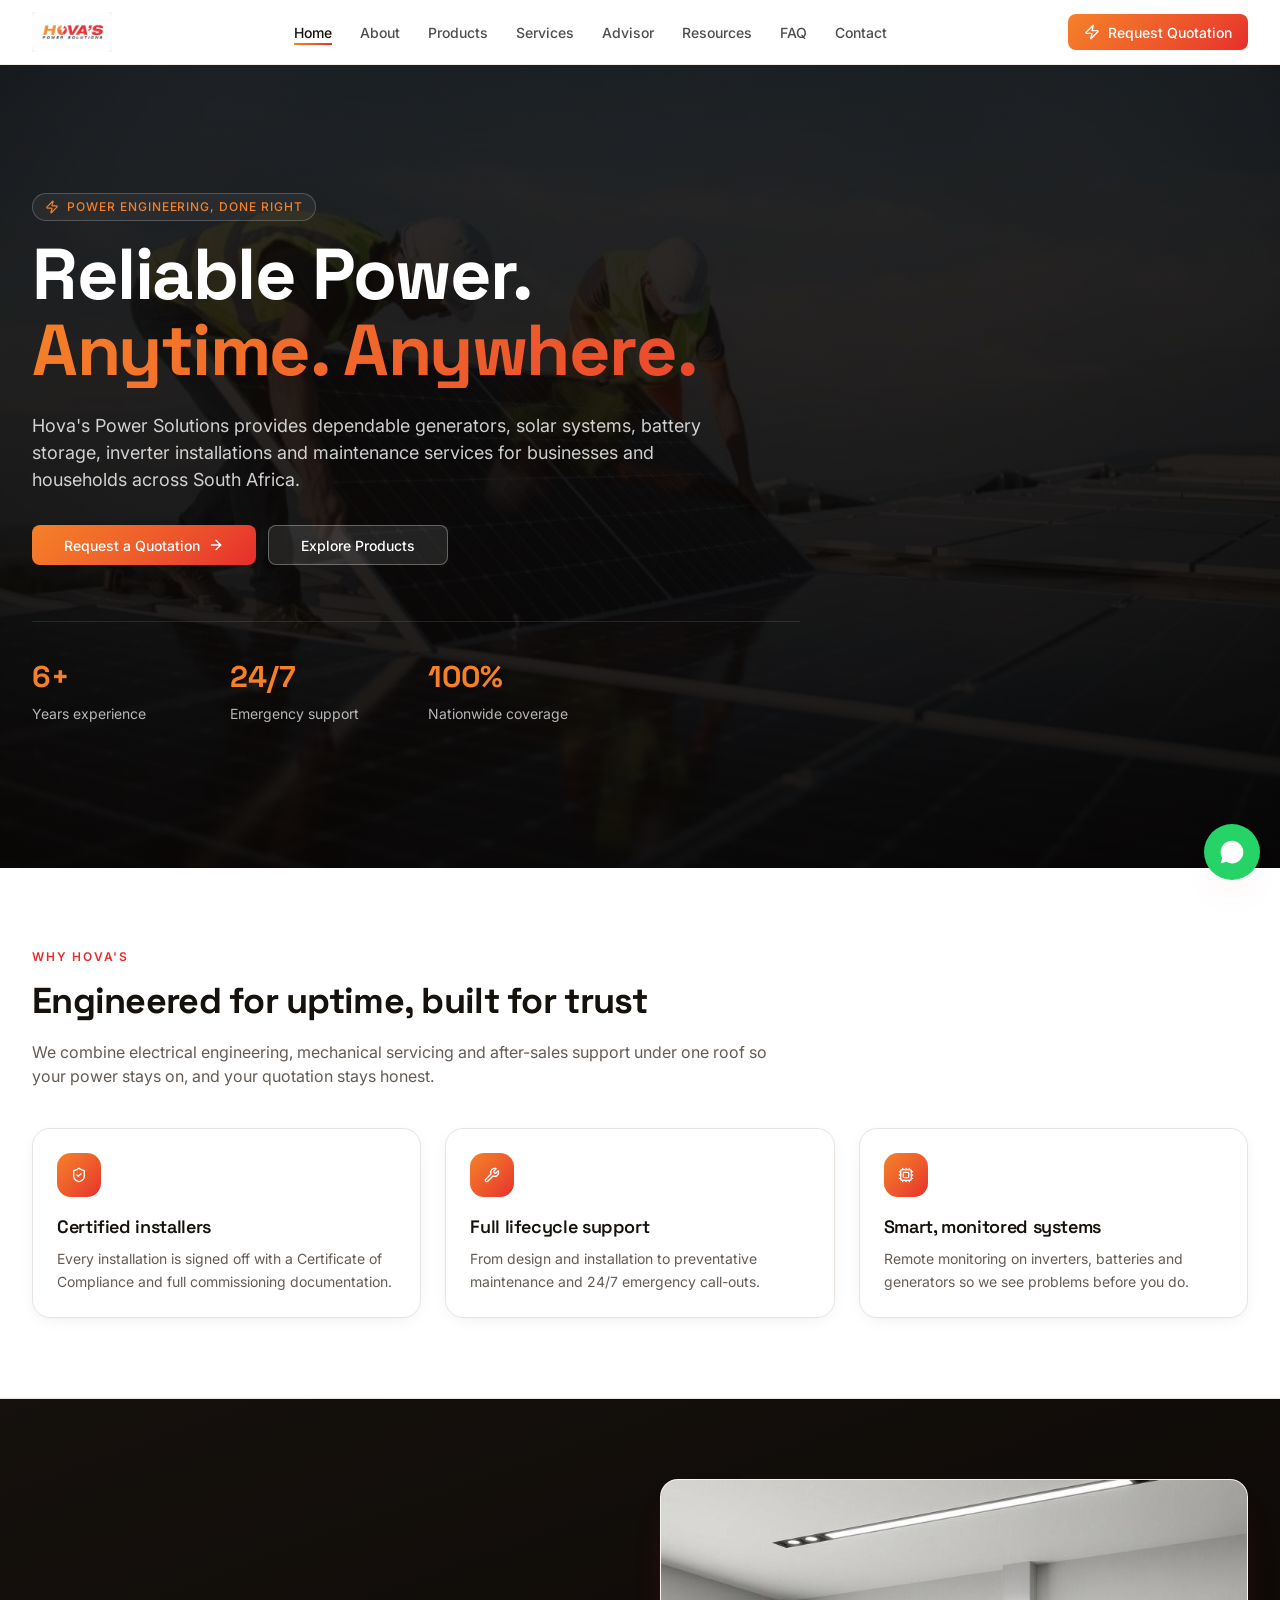
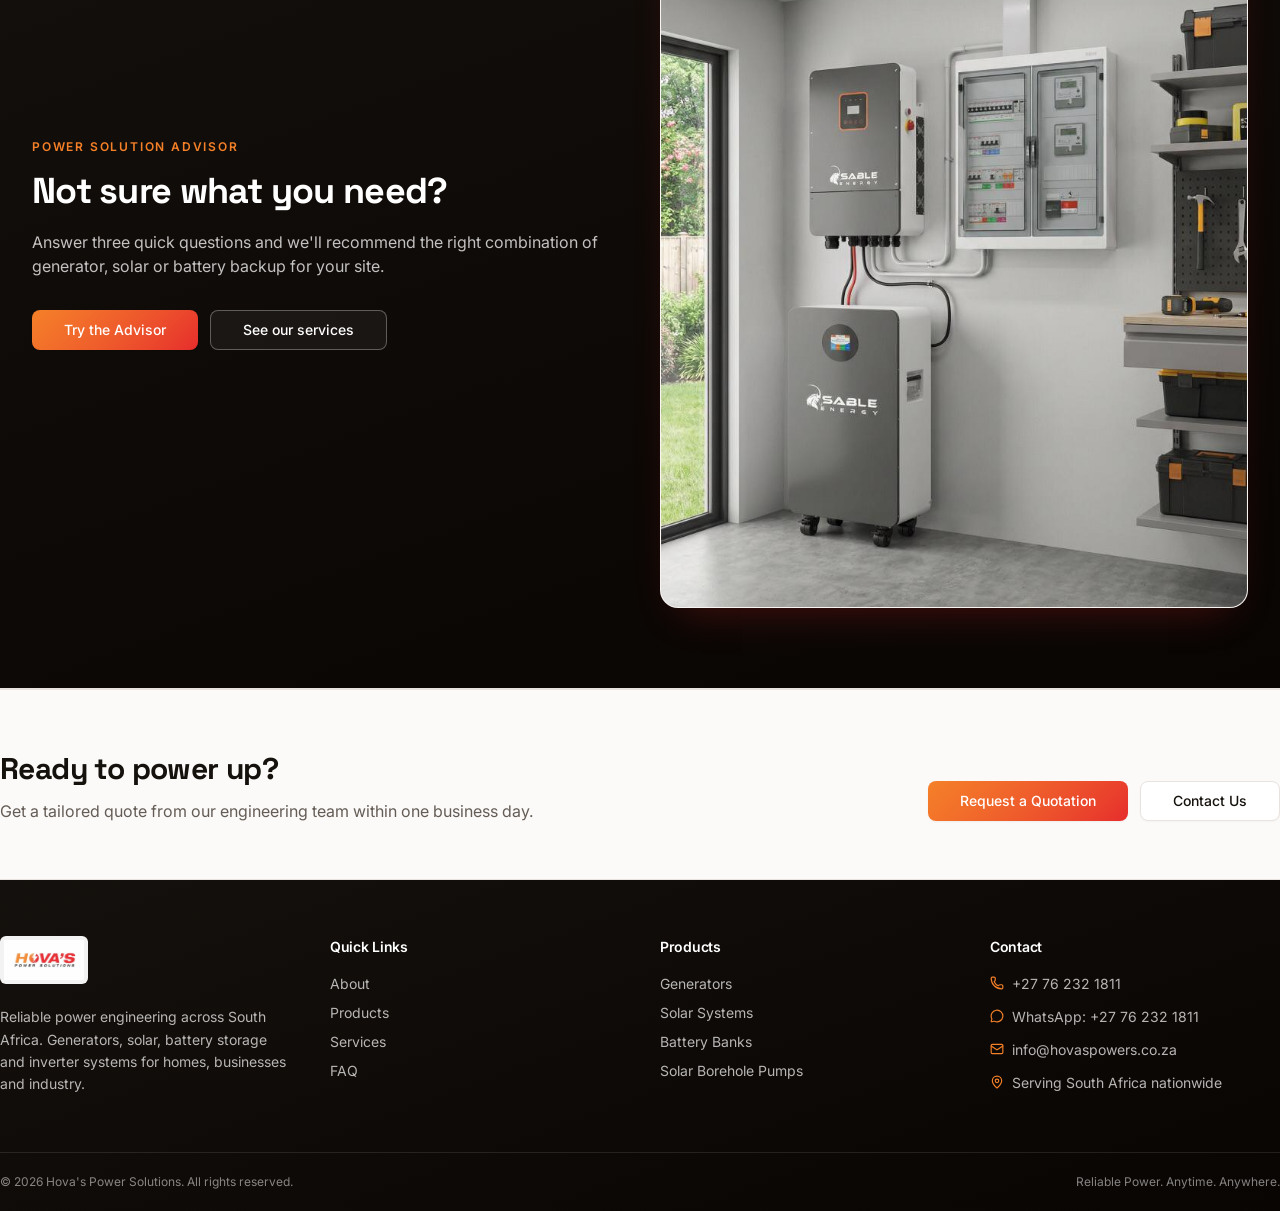
<file: index.html>
<!doctype html>
<html lang="en">
  <head>
    <meta charset="UTF-8" />
    <meta name="viewport" content="width=device-width, initial-scale=1.0" />
    <title>
      Hova's Power Solutions | Generators, Solar Systems & Backup Power
      Solutions
    </title>
    <meta
      name="description"
      content="Hova's Power Solutions supplies, installs and maintains generators, solar systems, battery banks and inverter solutions for homes and businesses across South Africa. Request a free quotation today."
    />
    <link rel="canonical" href="index.html" />
    <link rel="preconnect" href="https://fonts.googleapis.com" />
    <link rel="preconnect" href="https://fonts.gstatic.com" crossorigin />
    <link
      href="https://fonts.googleapis.com/css2?family=Inter:wght@400;500;600;700&family=Space+Grotesk:wght@500;600;700&display=swap"
      rel="stylesheet"
    />
    <link rel="stylesheet" href="/style.css" />
  </head>
  <body>
    <header class="site-header">
      <div class="header-inner">
        <a href="index.html" class="logo-link">
          <span class="img-slot img-slot--logo" data-slot-name="logo.jpg">
            <img
              src="assets/logo.jpg"
              alt="Hova's Power Solutions logo"
              class="logo-img"
              onerror="this.classList.add('img-missing')"
            />
          </span>
          <span class="sr-only">Hova's Power Solutions</span>
        </a>
        <nav class="primary-nav" aria-label="Primary">
          <a href="index.html" class="nav-link active"><span>Home</span></a>
          <a href="about.html" class="nav-link"><span>About</span></a>
          <a href="products.html" class="nav-link"><span>Products</span></a>
          <a href="services.html" class="nav-link"><span>Services</span></a>
          <!-- <a href="industries.html" class="nav-link"><span>Industries</span></a>
      <a href="projects.html" class="nav-link"><span>Projects</span></a> -->
          <a href="advisor.html" class="nav-link"><span>Advisor</span></a>
          <a href="resources.html" class="nav-link"><span>Resources</span></a>
          <a href="faq.html" class="nav-link"><span>FAQ</span></a>
          <a href="contact.html" class="nav-link"><span>Contact</span></a>
        </nav>
        <div class="header-cta">
          <button
            type="button"
            class="btn btn-brand btn-default shadow-elegant"
            data-open-quote=""
          >
            <svg
              class="icon"
              viewBox="0 0 24 24"
              fill="none"
              stroke="currentColor"
              stroke-width="2"
              stroke-linecap="round"
              stroke-linejoin="round"
              aria-hidden="true"
            >
              <path
                d="M4 14a1 1 0 0 1-.78-1.63l9.9-10.2a.5.5 0 0 1 .86.46l-1.92 6.02A1 1 0 0 0 13 10h7a1 1 0 0 1 .78 1.63l-9.9 10.2a.5.5 0 0 1-.86-.46l1.92-6.02A1 1 0 0 0 11 14z"
              />
            </svg>
            Request Quotation
          </button>
        </div>
        <button
          class="mobile-menu-btn"
          id="mobileMenuBtn"
          aria-label="Open menu"
          aria-expanded="false"
          type="button"
        >
          <svg
            class="icon icon-lg"
            viewBox="0 0 24 24"
            fill="none"
            stroke="currentColor"
            stroke-width="2"
            stroke-linecap="round"
            stroke-linejoin="round"
            aria-hidden="true"
          >
            <path d="M4 5h16" />
            <path d="M4 12h16" />
            <path d="M4 19h16" />
          </svg>
        </button>
      </div>
      <nav class="mobile-nav" id="mobileNav" aria-label="Mobile">
        <a href="index.html" class="mobile-nav-link active">Home</a>
        <a href="about.html" class="mobile-nav-link">About</a>
        <a href="products.html" class="mobile-nav-link">Products</a>
        <a href="services.html" class="mobile-nav-link">Services</a>
        <!-- <a href="industries.html" class="mobile-nav-link">Industries</a>
    <a href="projects.html" class="mobile-nav-link">Projects</a> -->
        <a href="advisor.html" class="mobile-nav-link">Advisor</a>
        <a href="resources.html" class="mobile-nav-link">Resources</a>
        <a href="faq.html" class="mobile-nav-link">FAQ</a>
        <a href="contact.html" class="mobile-nav-link">Contact</a>
        <button
          class="btn btn-brand btn-default mobile-nav-cta"
          type="button"
          data-open-quote=""
        >
          Request Quotation
        </button>
      </nav>
    </header>

    <section class="hero" id="home">
      <div class="hero-bg img-slot" data-slot-name="solar-install.jpg">
        <img
          src="assets/image.jpg"
          alt=""
          class="hero-bg-img"
          onerror="this.classList.add('img-missing')"
        />
        <div class="hero-bg-overlay"></div>
      </div>
      <div class="hero-inner reveal">
        <p class="eyebrow-pill">
          <svg
            class="icon icon-sm"
            viewBox="0 0 24 24"
            fill="none"
            stroke="currentColor"
            stroke-width="2"
            stroke-linecap="round"
            stroke-linejoin="round"
            aria-hidden="true"
          >
            <path
              d="M4 14a1 1 0 0 1-.78-1.63l9.9-10.2a.5.5 0 0 1 .86.46l-1.92 6.02A1 1 0 0 0 13 10h7a1 1 0 0 1 .78 1.63l-9.9 10.2a.5.5 0 0 1-.86-.46l1.92-6.02A1 1 0 0 0 11 14z"
            />
          </svg>
          Power engineering, done right
        </p>
        <h1 class="hero-title">
          Reliable Power.
          <span class="text-gradient-brand">Anytime. Anywhere.</span>
        </h1>
        <p class="hero-sub">
          Hova's Power Solutions provides dependable generators, solar systems,
          battery storage, inverter installations and maintenance services for
          businesses and households across South Africa.
        </p>
        <div class="hero-actions">
          <button
            type="button"
            class="btn btn-brand btn-lg shadow-elegant"
            data-open-quote=""
          >
            Request a Quotation
            <svg
              class="icon"
              viewBox="0 0 24 24"
              fill="none"
              stroke="currentColor"
              stroke-width="2"
              stroke-linecap="round"
              stroke-linejoin="round"
              aria-hidden="true"
            >
              <path d="M5 12h14" />
              <path d="m12 5 7 7-7 7" />
            </svg>
          </button>
          <a href="products.html" class="btn btn-outline-light btn-lg"
            >Explore Products</a
          >
        </div>
        <dl class="hero-stats">
          <div class="stat">
            <dt>6+</dt>
            <dd>Years experience</dd>
          </div>
          <!-- <div class="stat"><dt>500+</dt><dd>Installations</dd></div> -->
          <div class="stat">
            <dt>24/7</dt>
            <dd>Emergency support</dd>
          </div>
          <div class="stat">
            <dt>100%</dt>
            <dd>Nationwide coverage</dd>
          </div>
        </dl>
      </div>
    </section>
    <section class="section">
      <div class="container">
        <div class="section-head reveal">
          <p class="eyebrow">Why Hova's</p>
          <h2>Engineered for uptime, built for trust</h2>
          <p class="section-desc">
            We combine electrical engineering, mechanical servicing and
            after-sales support under one roof so your power stays on, and your
            quotation stays honest.
          </p>
        </div>
        <div class="grid grid-3">
          <div class="feature-card reveal">
            <div class="feature-icon">
              <svg
                class="icon"
                viewBox="0 0 24 24"
                fill="none"
                stroke="currentColor"
                stroke-width="2"
                stroke-linecap="round"
                stroke-linejoin="round"
                aria-hidden="true"
              >
                <path
                  d="M20 13c0 5-3.5 7.5-7.66 8.95a1 1 0 0 1-.67-.01C7.5 20.5 4 18 4 13V6a1 1 0 0 1 1-1c2 0 4.5-1.2 6.24-2.72a1.17 1.17 0 0 1 1.52 0C14.51 3.81 17 5 19 5a1 1 0 0 1 1 1z"
                />
                <path d="m9 12 2 2 4-4" />
              </svg>
            </div>
            <h3>Certified installers</h3>
            <p>
              Every installation is signed off with a Certificate of Compliance
              and full commissioning documentation.
            </p>
          </div>
          <div class="feature-card reveal">
            <div class="feature-icon">
              <svg
                class="icon"
                viewBox="0 0 24 24"
                fill="none"
                stroke="currentColor"
                stroke-width="2"
                stroke-linecap="round"
                stroke-linejoin="round"
                aria-hidden="true"
              >
                <path
                  d="M14.7 6.3a1 1 0 0 0 0 1.4l1.6 1.6a1 1 0 0 0 1.4 0l3.106-3.105c.32-.322.863-.22.983.218a6 6 0 0 1-8.259 7.057l-7.91 7.91a1 1 0 0 1-2.999-3l7.91-7.91a6 6 0 0 1 7.057-8.259c.438.12.54.662.219.984z"
                />
              </svg>
            </div>
            <h3>Full lifecycle support</h3>
            <p>
              From design and installation to preventative maintenance and 24/7
              emergency call-outs.
            </p>
          </div>
          <div class="feature-card reveal">
            <div class="feature-icon">
              <svg
                class="icon"
                viewBox="0 0 24 24"
                fill="none"
                stroke="currentColor"
                stroke-width="2"
                stroke-linecap="round"
                stroke-linejoin="round"
                aria-hidden="true"
              >
                <path d="M12 20v2" />
                <path d="M12 2v2" />
                <path d="M17 20v2" />
                <path d="M17 2v2" />
                <path d="M2 12h2" />
                <path d="M2 17h2" />
                <path d="M2 7h2" />
                <path d="M20 12h2" />
                <path d="M20 17h2" />
                <path d="M20 7h2" />
                <path d="M7 20v2" />
                <path d="M7 2v2" />
                <rect height="16" rx="2" width="16" x="4" y="4" />
                <rect height="8" rx="1" width="8" x="8" y="8" />
              </svg>
            </div>
            <h3>Smart, monitored systems</h3>
            <p>
              Remote monitoring on inverters, batteries and generators so we see
              problems before you do.
            </p>
          </div>
        </div>
      </div>
    </section>

    <section class="advisor-section" id="advisor-teaser">
      <div class="container advisor-grid">
        <div class="reveal">
          <p class="eyebrow eyebrow-on-dark">Power Solution Advisor</p>
          <h2>Not sure what you need?</h2>
          <p class="advisor-desc">
            Answer three quick questions and we'll recommend the right
            combination of generator, solar or battery backup for your site.
          </p>
          <div class="hero-actions mt-6">
            <a href="advisor.html" class="btn btn-brand btn-lg shadow-elegant"
              >Try the Advisor</a
            >
            <a href="services.html" class="btn btn-outline-light-2 btn-lg"
              >See our services</a
            >
          </div>
        </div>
        <div
          class="advisor-image img-slot reveal"
          data-slot-name="solar-battery-install.jpg"
        >
          <img
            src="assets/PHOTO-2026-07-02-18-13-57 (5).jpg"
            alt="Hybrid solar and battery installation"
            class="advisor-img"
            onerror="this.classList.add('img-missing')"
          />
        </div>
      </div>
    </section>

    <section class="cta-band">
      <div class="container cta-band-inner reveal">
        <div>
          <h2>Ready to power up?</h2>
          <p>
            Get a tailored quote from our engineering team within one business
            day.
          </p>
        </div>
        <div class="hero-actions">
          <button
            type="button"
            class="btn btn-brand btn-lg shadow-elegant"
            data-open-quote=""
          >
            Request a Quotation
          </button>
          <a href="contact.html" class="btn btn-outline btn-lg">Contact Us</a>
        </div>
      </div>
    </section>

    <footer class="site-footer">
      <div class="container footer-grid">
        <div>
          <span
            class="img-slot img-slot--footer-logo footer-logo"
            data-slot-name="logo.jpg"
            ><img
              src="assets/logo.jpg"
              alt="Hova's Power Solutions"
              class="footer-logo-img"
              onerror="this.classList.add('img-missing')"
          /></span>
          <p class="footer-about">
            Reliable power engineering across South Africa. Generators, solar,
            battery storage and inverter systems for homes, businesses and
            industry.
          </p>
        </div>
        <div>
          <h3>Quick Links</h3>
          <ul class="footer-links">
            <li><a href="about.html">About</a></li>
            <li><a href="products.html">Products</a></li>
            <li><a href="services.html">Services</a></li>
            <!-- <li><a href="industries.html">Industries</a></li> -->
            <!-- <li><a href="projects.html">Projects</a></li> -->
            <li><a href="faq.html">FAQ</a></li>
          </ul>
        </div>
        <div>
          <h3>Products</h3>
          <ul class="footer-links">
            <li><a href="product-generators.html">Generators</a></li>
            <li><a href="product-solar-systems.html">Solar Systems</a></li>
            <li><a href="product-battery-banks.html">Battery Banks</a></li>
            <li>
              <a href="product-solar-borehole-pumps.html"
                >Solar Borehole Pumps</a
              >
            </li>
          </ul>
        </div>
        <div>
          <h3>Contact</h3>
          <ul class="footer-contact">
            <li>
              <svg
                class="icon icon-sm"
                viewBox="0 0 24 24"
                fill="none"
                stroke="currentColor"
                stroke-width="2"
                stroke-linecap="round"
                stroke-linejoin="round"
                aria-hidden="true"
              >
                <path
                  d="M13.832 16.568a1 1 0 0 0 1.213-.303l.355-.465A2 2 0 0 1 17 15h3a2 2 0 0 1 2 2v3a2 2 0 0 1-2 2A18 18 0 0 1 2 4a2 2 0 0 1 2-2h3a2 2 0 0 1 2 2v3a2 2 0 0 1-.8 1.6l-.468.351a1 1 0 0 0-.292 1.233 14 14 0 0 0 6.392 6.384"
                />
              </svg>
              +27 76 232 1811
            </li>
            <li>
              <svg
                class="icon icon-sm"
                viewBox="0 0 24 24"
                fill="none"
                stroke="currentColor"
                stroke-width="2"
                stroke-linecap="round"
                stroke-linejoin="round"
                aria-hidden="true"
              >
                <path
                  d="M2.992 16.342a2 2 0 0 1 .094 1.167l-1.065 3.29a1 1 0 0 0 1.236 1.168l3.413-.998a2 2 0 0 1 1.099.092 10 10 0 1 0-4.777-4.719"
                />
              </svg>
              WhatsApp: +27 76 232 1811
            </li>
            <li>
              <svg
                class="icon icon-sm"
                viewBox="0 0 24 24"
                fill="none"
                stroke="currentColor"
                stroke-width="2"
                stroke-linecap="round"
                stroke-linejoin="round"
                aria-hidden="true"
              >
                <path d="m22 7-8.991 5.727a2 2 0 0 1-2.009 0L2 7" />
                <rect height="16" rx="2" width="20" x="2" y="4" />
              </svg>
              info@hovaspowers.co.za
            </li>
            <li>
              <svg
                class="icon icon-sm"
                viewBox="0 0 24 24"
                fill="none"
                stroke="currentColor"
                stroke-width="2"
                stroke-linecap="round"
                stroke-linejoin="round"
                aria-hidden="true"
              >
                <path
                  d="M20 10c0 4.993-5.539 10.193-7.399 11.799a1 1 0 0 1-1.202 0C9.539 20.193 4 14.993 4 10a8 8 0 0 1 16 0"
                />
                <circle cx="12" cy="10" r="3" />
              </svg>
              Serving South Africa nationwide
            </li>
          </ul>
        </div>
      </div>
      <div class="footer-bottom">
        <div class="container footer-bottom-inner">
          <p>&copy; 2026 Hova's Power Solutions. All rights reserved.</p>
          <p>Reliable Power. Anytime. Anywhere.</p>
        </div>
      </div>
    </footer>

    <a
      href="https://wa.me/27762321811?text=Hi%20Hova%27s%20Power%20Solutions%2C%20I%27d%20like%20a%20quotation%20for%20a%20generator."
      target="_blank"
      rel="noopener noreferrer"
      class="whatsapp-fab"
      aria-label="Chat on WhatsApp"
    >
      <svg viewBox="0 0 32 32" class="whatsapp-icon" aria-hidden="true">
        <path
          d="M19.11 17.28c-.28-.14-1.66-.82-1.92-.92-.26-.1-.44-.14-.63.14-.19.28-.72.92-.88 1.11-.16.19-.32.21-.6.07-.28-.14-1.18-.44-2.24-1.39-.83-.74-1.39-1.66-1.55-1.94-.16-.28-.02-.43.12-.57.13-.13.28-.34.42-.51.14-.17.19-.29.28-.48.09-.19.05-.36-.02-.5-.07-.14-.63-1.53-.87-2.09-.23-.55-.47-.48-.63-.48h-.54c-.19 0-.5.07-.76.36-.26.28-1 1-.99 2.42 0 1.42 1.02 2.79 1.16 2.98.14.19 2 3.05 4.85 4.28.68.29 1.21.47 1.63.6.68.22 1.31.19 1.8.12.55-.08 1.66-.68 1.9-1.34.24-.66.24-1.22.17-1.34-.07-.13-.26-.19-.54-.33zM16 3C8.83 3 3 8.83 3 16c0 2.29.61 4.53 1.77 6.5L3 29l6.66-1.74A12.94 12.94 0 0 0 16 29c7.17 0 13-5.83 13-13S23.17 3 16 3z"
        />
      </svg>
    </a>
    <div class="dialog-overlay" id="quoteOverlay">
      <div
        class="dialog-content"
        role="dialog"
        aria-modal="true"
        aria-labelledby="quoteTitle"
      >
        <button
          type="button"
          class="dialog-close"
          data-close-quote
          aria-label="Close"
        >
          <svg
            class="icon"
            viewBox="0 0 24 24"
            fill="none"
            stroke="currentColor"
            stroke-width="2"
            stroke-linecap="round"
            stroke-linejoin="round"
            aria-hidden="true"
          >
            <path d="M18 6 6 18" />
            <path d="m6 6 12 12" />
          </svg>
        </button>
        <div class="dialog-header">
          <h2 id="quoteTitle">Request a Quotation</h2>
          <p>
            Tell us what you need. A Hova's Power Solutions engineer will get
            back to you within one business day.
          </p>
        </div>
        <form id="quoteForm" class="form-grid">
          <div class="form-field">
            <label for="fullName">Full Name *</label>
            <input id="fullName" name="fullName" type="text" required />
          </div>
          <div class="form-field">
            <label for="company">Company (optional)</label>
            <input id="company" name="company" type="text" />
          </div>
          <div class="form-field">
            <label for="email">Email *</label>
            <input id="email" name="email" type="email" required />
          </div>
          <div class="form-field">
            <label for="phone">Phone *</label>
            <input id="phone" name="phone" type="tel" required />
          </div>
          <div class="form-field">
            <label for="quoteProduct">Product / Service *</label>
            <select id="quoteProduct" name="product" required>
              <option value="">Select</option>
              <option value="Generators">Generators</option>
              <option value="Solar System Units">Solar System Units</option>
              <option value="Battery Banks">Battery Banks</option>
              <option value="Solar Borehole Pump Sets">
                Solar Borehole Pump Sets
              </option>
              <option value="Inverters">Inverters</option>
              <option value="Maintenance / Service">
                Maintenance / Service
              </option>
              <option value="Not sure — please advise">
                Not sure — please advise
              </option>
            </select>
          </div>
          <div class="form-field">
            <label for="quantity">Quantity</label>
            <input id="quantity" name="quantity" type="text" />
          </div>
          <div class="form-field col-span-2">
            <label for="address">Installation Address</label>
            <input id="address" name="address" type="text" />
          </div>
          <div class="form-field col-span-2">
            <label for="notes">Additional Requirements</label>
            <textarea
              id="notes"
              name="notes"
              rows="4"
              placeholder="Site details, load requirements, timeline…"
            ></textarea>
          </div>
          <div class="form-field">
            <label for="contactMethod">Preferred Contact</label>
            <select id="contactMethod" name="contactMethod">
              <option value="Email">Email</option>
              <option value="Phone">Phone</option>
              <option value="WhatsApp">WhatsApp</option>
            </select>
          </div>
          <div class="form-actions">
            <button
              type="button"
              class="btn btn-ghost btn-default"
              data-close-quote
            >
              Cancel
            </button>
            <button
              type="submit"
              class="btn btn-brand btn-default"
              id="quoteSubmitBtn"
            >
              Submit Request
            </button>
          </div>
        </form>
      </div>
    </div>
    <div class="toast-viewport" id="toastViewport"></div>
    <script src="/j.js"></script>
  </body>
</html>
</file>
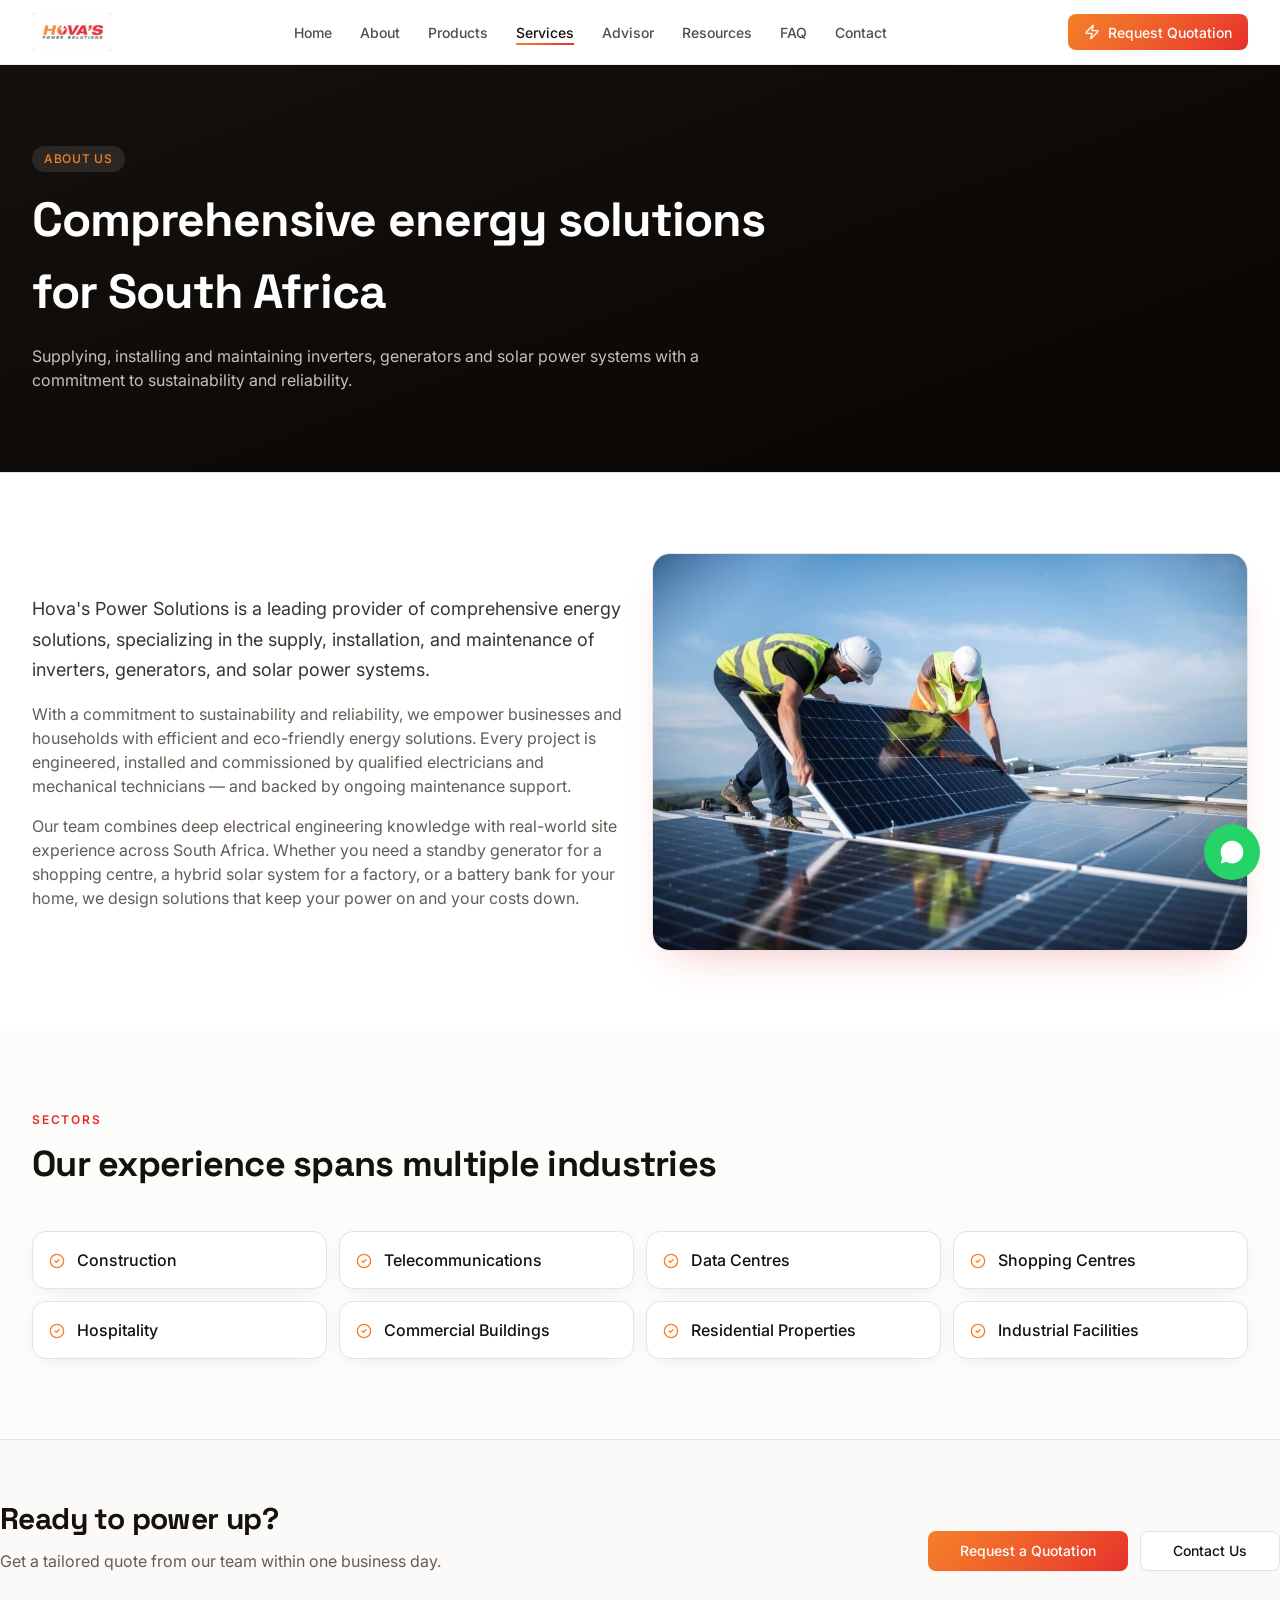
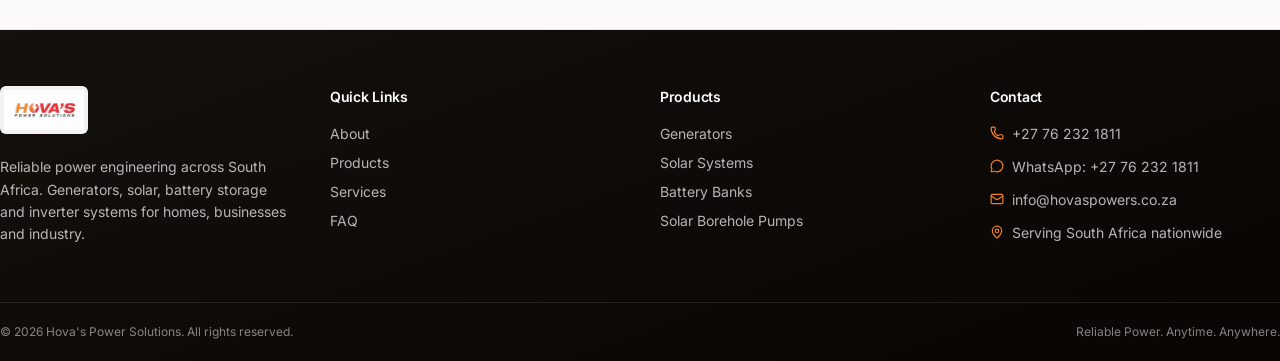
<file: about.html>
<!doctype html>
<html lang="en">
  <head>
    <meta charset="UTF-8" />
    <meta name="viewport" content="width=device-width, initial-scale=1.0" />
    <title>
      About Hova's Power Solutions | South African Energy Specialists
    </title>
    <meta
      name="description"
      content="Hova's Power Solutions is a leading South African provider of generators, solar systems, battery storage and inverter installations for homes, businesses and industry."
    />
    <link rel="canonical" href="about.html" />
    <link rel="preconnect" href="https://fonts.googleapis.com" />
    <link rel="preconnect" href="https://fonts.gstatic.com" crossorigin />
    <link
      href="https://fonts.googleapis.com/css2?family=Inter:wght@400;500;600;700&family=Space+Grotesk:wght@500;600;700&display=swap"
      rel="stylesheet"
    />
    <link rel="stylesheet" href="style.css">
  </head>
  <body>

    <header class="site-header">
  <div class="header-inner">
    <a href="index.html" class="logo-link">
      <span class="img-slot img-slot--logo" data-slot-name="logo.jpg">
        <img src="assets/logo.jpg" alt="Hova's Power Solutions logo" class="logo-img" onerror="this.classList.add('img-missing')">
      </span>
      <span class="sr-only">Hova's Power Solutions</span>
    </a>
    <nav class="primary-nav" aria-label="Primary">
      <a href="index.html" class="nav-link"><span>Home</span></a>
      <a href="about.html" class="nav-link"><span>About</span></a>
      <a href="products.html" class="nav-link"><span>Products</span></a>
      <a href="services.html" class="nav-link active"><span>Services</span></a>
      <!-- <a href="industries.html" class="nav-link"><span>Industries</span></a> -->
      <!-- <a href="projects.html" class="nav-link"><span>Projects</span></a> -->
      <a href="advisor.html" class="nav-link"><span>Advisor</span></a>
      <a href="resources.html" class="nav-link"><span>Resources</span></a>
      <a href="faq.html" class="nav-link"><span>FAQ</span></a>
      <a href="contact.html" class="nav-link"><span>Contact</span></a>
    </nav>
    <div class="header-cta">
      <button type="button" class="btn btn-brand btn-default shadow-elegant" data-open-quote="">
        <svg class="icon" viewBox="0 0 24 24" fill="none" stroke="currentColor" stroke-width="2" stroke-linecap="round" stroke-linejoin="round" aria-hidden="true"><path d="M4 14a1 1 0 0 1-.78-1.63l9.9-10.2a.5.5 0 0 1 .86.46l-1.92 6.02A1 1 0 0 0 13 10h7a1 1 0 0 1 .78 1.63l-9.9 10.2a.5.5 0 0 1-.86-.46l1.92-6.02A1 1 0 0 0 11 14z"/></svg> Request Quotation
      </button>
    </div>
    <button class="mobile-menu-btn" id="mobileMenuBtn" aria-label="Open menu" aria-expanded="false" type="button">
      <svg class="icon icon-lg" viewBox="0 0 24 24" fill="none" stroke="currentColor" stroke-width="2" stroke-linecap="round" stroke-linejoin="round" aria-hidden="true"><path d="M4 5h16"/><path d="M4 12h16"/><path d="M4 19h16"/></svg>
    </button>
  </div>
  <nav class="mobile-nav" id="mobileNav" aria-label="Mobile">
    <a href="index.html" class="mobile-nav-link">Home</a>
    <a href="about.html" class="mobile-nav-link">About</a>
    <a href="products.html" class="mobile-nav-link">Products</a>
    <a href="services.html" class="mobile-nav-link active">Services</a>
    <!-- <a href="industries.html" class="mobile-nav-link">Industries</a>
    <a href="projects.html" class="mobile-nav-link">Projects</a> -->
    <a href="advisor.html" class="mobile-nav-link">Advisor</a>
    <a href="resources.html" class="mobile-nav-link">Resources</a>
    <a href="faq.html" class="mobile-nav-link">FAQ</a>
    <a href="contact.html" class="mobile-nav-link">Contact</a>
    <button class="btn btn-brand btn-default mobile-nav-cta" type="button" data-open-quote="">Request Quotation</button>
  </nav>
</header>

    <section class="page-header">
  <div class="page-header-inner reveal">
    <p class="page-eyebrow">About us</p>
    <h1>Comprehensive energy solutions for South Africa</h1>
    <p class="page-header-desc">Supplying, installing and maintaining inverters, generators and solar power systems with a commitment to sustainability and reliability.</p>
  </div>
</section>
<section class="section">
  <div class="container">
    <div class="grid grid-2">
      <div class="prose reveal">
        <p style="font-size:1.125rem; line-height:1.7; color: color-mix(in oklab, var(--foreground) 85%, transparent);">Hova's Power Solutions is a leading provider of comprehensive energy solutions, specializing in the supply, installation, and maintenance of inverters, generators, and solar power systems.</p>
        <p style="color: var(--muted-foreground);">With a commitment to sustainability and reliability, we empower businesses and households with efficient and eco-friendly energy solutions. Every project is engineered, installed and commissioned by qualified electricians and mechanical technicians — and backed by ongoing maintenance support.</p>
        <p style="color: var(--muted-foreground);">Our team combines deep electrical engineering knowledge with real-world site experience across South Africa. Whether you need a standby generator for a shopping centre, a hybrid solar system for a factory, or a battery bank for your home, we design solutions that keep your power on and your costs down.</p>
      </div>
      <div class="img-slot reveal" data-slot-name="solar-install.jpg" style="border-radius: var(--radius-2xl); overflow:hidden; border:1px solid var(--border); box-shadow: var(--shadow-elegant);">
        <img src="assets/image.jpg" alt="Hova's technicians installing solar panels" style="height:100%; width:100%; object-fit:cover;" onerror="this.classList.add('img-missing')">
      </div>
    </div>
  </div>
</section>
<section class="section section-muted">
  <div class="container">
    <div class="section-head reveal">
      <p class="eyebrow">Sectors</p>
      <h2>Our experience spans multiple industries</h2>
    </div>
    <div class="grid grid-sectors">
      <div class="sector-chip reveal"><svg class="icon check-icon" viewBox="0 0 24 24" fill="none" stroke="currentColor" stroke-width="2" stroke-linecap="round" stroke-linejoin="round" aria-hidden="true"><circle cx="12" cy="12" r="10"/><path d="m9 12 2 2 4-4"/></svg><span>Construction</span></div>
      <div class="sector-chip reveal"><svg class="icon check-icon" viewBox="0 0 24 24" fill="none" stroke="currentColor" stroke-width="2" stroke-linecap="round" stroke-linejoin="round" aria-hidden="true"><circle cx="12" cy="12" r="10"/><path d="m9 12 2 2 4-4"/></svg><span>Telecommunications</span></div>
      <div class="sector-chip reveal"><svg class="icon check-icon" viewBox="0 0 24 24" fill="none" stroke="currentColor" stroke-width="2" stroke-linecap="round" stroke-linejoin="round" aria-hidden="true"><circle cx="12" cy="12" r="10"/><path d="m9 12 2 2 4-4"/></svg><span>Data Centres</span></div>
      <div class="sector-chip reveal"><svg class="icon check-icon" viewBox="0 0 24 24" fill="none" stroke="currentColor" stroke-width="2" stroke-linecap="round" stroke-linejoin="round" aria-hidden="true"><circle cx="12" cy="12" r="10"/><path d="m9 12 2 2 4-4"/></svg><span>Shopping Centres</span></div>
      <div class="sector-chip reveal"><svg class="icon check-icon" viewBox="0 0 24 24" fill="none" stroke="currentColor" stroke-width="2" stroke-linecap="round" stroke-linejoin="round" aria-hidden="true"><circle cx="12" cy="12" r="10"/><path d="m9 12 2 2 4-4"/></svg><span>Hospitality</span></div>
      <div class="sector-chip reveal"><svg class="icon check-icon" viewBox="0 0 24 24" fill="none" stroke="currentColor" stroke-width="2" stroke-linecap="round" stroke-linejoin="round" aria-hidden="true"><circle cx="12" cy="12" r="10"/><path d="m9 12 2 2 4-4"/></svg><span>Commercial Buildings</span></div>
      <div class="sector-chip reveal"><svg class="icon check-icon" viewBox="0 0 24 24" fill="none" stroke="currentColor" stroke-width="2" stroke-linecap="round" stroke-linejoin="round" aria-hidden="true"><circle cx="12" cy="12" r="10"/><path d="m9 12 2 2 4-4"/></svg><span>Residential Properties</span></div>
      <div class="sector-chip reveal"><svg class="icon check-icon" viewBox="0 0 24 24" fill="none" stroke="currentColor" stroke-width="2" stroke-linecap="round" stroke-linejoin="round" aria-hidden="true"><circle cx="12" cy="12" r="10"/><path d="m9 12 2 2 4-4"/></svg><span>Industrial Facilities</span></div>
    </div>
  </div>
</section>
<section class="cta-band">
  <div class="container cta-band-inner reveal">
    <div>
      <h2>Ready to power up?</h2>
      <p>Get a tailored quote from our team within one business day.</p>
    </div>
    <div class="hero-actions">
      <button type="button" class="btn btn-brand btn-lg shadow-elegant" data-open-quote="">Request a Quotation</button>
      <a href="contact.html" class="btn btn-outline btn-lg">Contact Us</a>
    </div>
  </div>
</section>

    <footer class="site-footer">
      <div class="container footer-grid">
        <div>
          <span
            class="img-slot img-slot--footer-logo footer-logo"
            data-slot-name="logo.jpg"
            ><img
              src="assets/logo.jpg"
              alt="Hova's Power Solutions"
              class="footer-logo-img"
              onerror="this.classList.add('img-missing')"
          /></span>
          <p class="footer-about">
            Reliable power engineering across South Africa. Generators, solar,
            battery storage and inverter systems for homes, businesses and
            industry.
          </p>
        </div>
        <div>
          <h3>Quick Links</h3>
          <ul class="footer-links">
            <li><a href="about.html">About</a></li>
            <li><a href="products.html">Products</a></li>
            <li><a href="services.html">Services</a></li>
            <!-- <li><a href="industries.html">Industries</a></li> -->
            <!-- <li><a href="projects.html">Projects</a></li> -->
            <li><a href="faq.html">FAQ</a></li>
          </ul>
        </div>
        <div>
          <h3>Products</h3>
          <ul class="footer-links">
            <li><a href="product-generators.html">Generators</a></li>
            <li><a href="product-solar-systems.html">Solar Systems</a></li>
            <li><a href="product-battery-banks.html">Battery Banks</a></li>
            <li>
              <a href="product-solar-borehole-pumps.html"
                >Solar Borehole Pumps</a
              >
            </li>
          </ul>
        </div>
        <div>
          <h3>Contact</h3>
          <ul class="footer-contact">
            <li>
              <svg
                class="icon icon-sm"
                viewBox="0 0 24 24"
                fill="none"
                stroke="currentColor"
                stroke-width="2"
                stroke-linecap="round"
                stroke-linejoin="round"
                aria-hidden="true"
              >
                <path
                  d="M13.832 16.568a1 1 0 0 0 1.213-.303l.355-.465A2 2 0 0 1 17 15h3a2 2 0 0 1 2 2v3a2 2 0 0 1-2 2A18 18 0 0 1 2 4a2 2 0 0 1 2-2h3a2 2 0 0 1 2 2v3a2 2 0 0 1-.8 1.6l-.468.351a1 1 0 0 0-.292 1.233 14 14 0 0 0 6.392 6.384"
                />
              </svg>
              +27 76 232 1811
            </li>
            <li>
              <svg
                class="icon icon-sm"
                viewBox="0 0 24 24"
                fill="none"
                stroke="currentColor"
                stroke-width="2"
                stroke-linecap="round"
                stroke-linejoin="round"
                aria-hidden="true"
              >
                <path
                  d="M2.992 16.342a2 2 0 0 1 .094 1.167l-1.065 3.29a1 1 0 0 0 1.236 1.168l3.413-.998a2 2 0 0 1 1.099.092 10 10 0 1 0-4.777-4.719"
                />
              </svg>
              WhatsApp: +27 76 232 1811
            </li>
            <li>
              <svg
                class="icon icon-sm"
                viewBox="0 0 24 24"
                fill="none"
                stroke="currentColor"
                stroke-width="2"
                stroke-linecap="round"
                stroke-linejoin="round"
                aria-hidden="true"
              >
                <path d="m22 7-8.991 5.727a2 2 0 0 1-2.009 0L2 7" />
                <rect height="16" rx="2" width="20" x="2" y="4" />
              </svg>
              info@hovaspowers.co.za
            </li>
            <li>
              <svg
                class="icon icon-sm"
                viewBox="0 0 24 24"
                fill="none"
                stroke="currentColor"
                stroke-width="2"
                stroke-linecap="round"
                stroke-linejoin="round"
                aria-hidden="true"
              >
                <path
                  d="M20 10c0 4.993-5.539 10.193-7.399 11.799a1 1 0 0 1-1.202 0C9.539 20.193 4 14.993 4 10a8 8 0 0 1 16 0"
                />
                <circle cx="12" cy="10" r="3" />
              </svg>
              Serving South Africa nationwide
            </li>
          </ul>
        </div>
      </div>
      <div class="footer-bottom">
        <div class="container footer-bottom-inner">
          <p>&copy; 2026 Hova's Power Solutions. All rights reserved.</p>
          <p>Reliable Power. Anytime. Anywhere.</p>
        </div>
      </div>
    </footer>

    <a
      href="https://wa.me/27762321811?text=Hi%20Hova%27s%20Power%20Solutions%2C%20I%27d%20like%20a%20quotation%20for%20a%20generator."
      target="_blank"
      rel="noopener noreferrer"
      class="whatsapp-fab"
      aria-label="Chat on WhatsApp"
    >
      <svg viewBox="0 0 32 32" class="whatsapp-icon" aria-hidden="true">
        <path
          d="M19.11 17.28c-.28-.14-1.66-.82-1.92-.92-.26-.1-.44-.14-.63.14-.19.28-.72.92-.88 1.11-.16.19-.32.21-.6.07-.28-.14-1.18-.44-2.24-1.39-.83-.74-1.39-1.66-1.55-1.94-.16-.28-.02-.43.12-.57.13-.13.28-.34.42-.51.14-.17.19-.29.28-.48.09-.19.05-.36-.02-.5-.07-.14-.63-1.53-.87-2.09-.23-.55-.47-.48-.63-.48h-.54c-.19 0-.5.07-.76.36-.26.28-1 1-.99 2.42 0 1.42 1.02 2.79 1.16 2.98.14.19 2 3.05 4.85 4.28.68.29 1.21.47 1.63.6.68.22 1.31.19 1.8.12.55-.08 1.66-.68 1.9-1.34.24-.66.24-1.22.17-1.34-.07-.13-.26-.19-.54-.33zM16 3C8.83 3 3 8.83 3 16c0 2.29.61 4.53 1.77 6.5L3 29l6.66-1.74A12.94 12.94 0 0 0 16 29c7.17 0 13-5.83 13-13S23.17 3 16 3z"
        />
      </svg>
    </a>
    <div class="dialog-overlay" id="quoteOverlay">
      <div
        class="dialog-content"
        role="dialog"
        aria-modal="true"
        aria-labelledby="quoteTitle"
      >
        <button
          type="button"
          class="dialog-close"
          data-close-quote
          aria-label="Close"
        >
          <svg
            class="icon"
            viewBox="0 0 24 24"
            fill="none"
            stroke="currentColor"
            stroke-width="2"
            stroke-linecap="round"
            stroke-linejoin="round"
            aria-hidden="true"
          >
            <path d="M18 6 6 18" />
            <path d="m6 6 12 12" />
          </svg>
        </button>
        <div class="dialog-header">
          <h2 id="quoteTitle">Request a Quotation</h2>
          <p>
            Tell us what you need. A Hova's Power Solutions engineer will get
            back to you within one business day.
          </p>
        </div>
        <form id="quoteForm" class="form-grid">
          <div class="form-field">
            <label for="fullName">Full Name *</label>
            <input id="fullName" name="fullName" type="text" required />
          </div>
          <div class="form-field">
            <label for="company">Company (optional)</label>
            <input id="company" name="company" type="text" />
          </div>
          <div class="form-field">
            <label for="email">Email *</label>
            <input id="email" name="email" type="email" required />
          </div>
          <div class="form-field">
            <label for="phone">Phone *</label>
            <input id="phone" name="phone" type="tel" required />
          </div>
          <div class="form-field">
            <label for="quoteProduct">Product / Service *</label>
            <select id="quoteProduct" name="product" required>
              <option value="">Select</option>
              <option value="Generators">Generators</option>
              <option value="Solar System Units">Solar System Units</option>
              <option value="Battery Banks">Battery Banks</option>
              <option value="Solar Borehole Pump Sets">
                Solar Borehole Pump Sets
              </option>
              <option value="Inverters">Inverters</option>
              <option value="Maintenance / Service">
                Maintenance / Service
              </option>
              <option value="Not sure — please advise">
                Not sure — please advise
              </option>
            </select>
          </div>
          <div class="form-field">
            <label for="quantity">Quantity</label>
            <input id="quantity" name="quantity" type="text" />
          </div>
          <div class="form-field col-span-2">
            <label for="address">Installation Address</label>
            <input id="address" name="address" type="text" />
          </div>
          <div class="form-field col-span-2">
            <label for="notes">Additional Requirements</label>
            <textarea
              id="notes"
              name="notes"
              rows="4"
              placeholder="Site details, load requirements, timeline…"
            ></textarea>
          </div>
          <div class="form-field">
            <label for="contactMethod">Preferred Contact</label>
            <select id="contactMethod" name="contactMethod">
              <option value="Email">Email</option>
              <option value="Phone">Phone</option>
              <option value="WhatsApp">WhatsApp</option>
            </select>
          </div>
          <div class="form-actions">
            <button
              type="button"
              class="btn btn-ghost btn-default"
              data-close-quote
            >
              Cancel
            </button>
            <button
              type="submit"
              class="btn btn-brand btn-default"
              id="quoteSubmitBtn"
            >
              Submit Request
            </button>
          </div>
        </form>
      </div>
    </div>
    <div class="toast-viewport" id="toastViewport"></div>
    <script src="j.js"></script>
  </body>
</html>
</file>
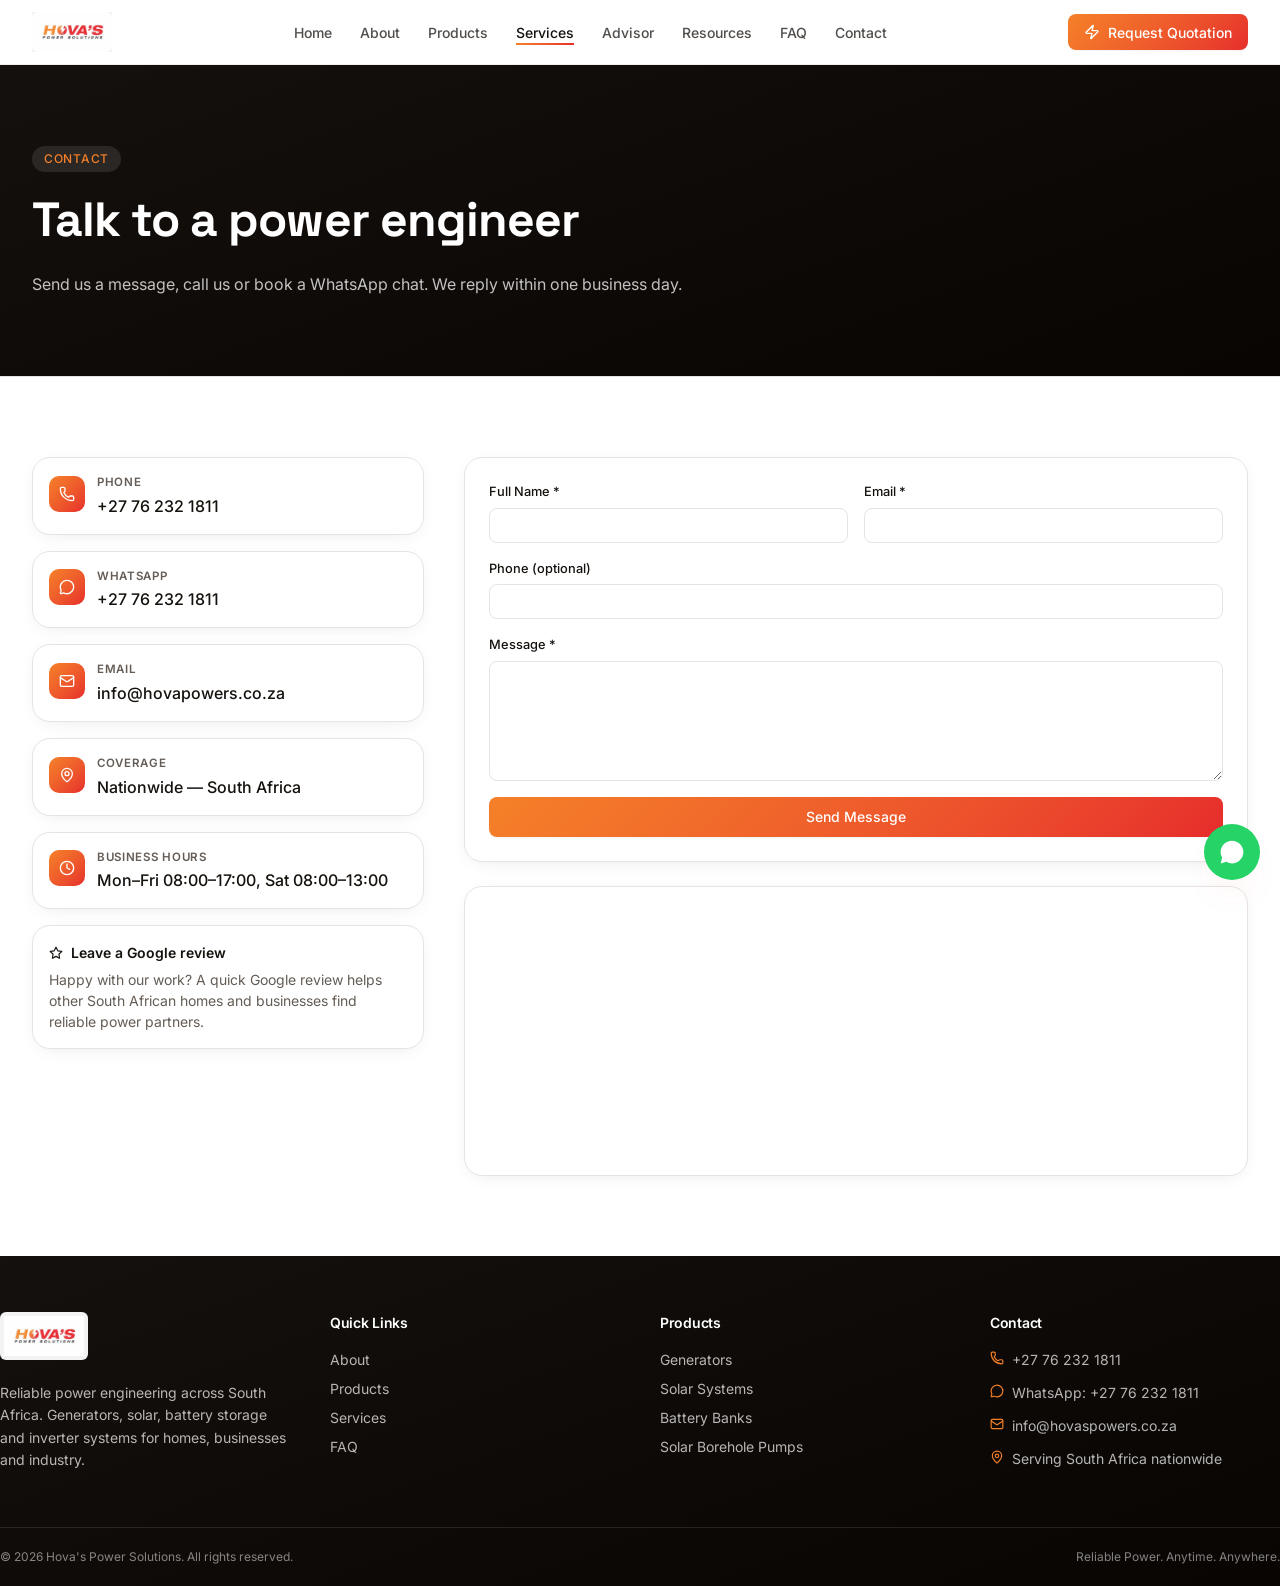
<file: contact.html>
<!doctype html>
<html lang="en">
  <head>
    <meta charset="UTF-8" />
    <meta name="viewport" content="width=device-width, initial-scale=1.0" />
    <title>Contact Hova's Power Solutions | Get in Touch</title>
    <meta
      name="description"
      content="Contact Hova's Power Solutions for generator, solar and battery installations across South Africa. Phone, email, WhatsApp and business hours."
    />
    <link rel="canonical" href="contact.html" />
    <link rel="preconnect" href="https://fonts.googleapis.com" />
    <link rel="preconnect" href="https://fonts.gstatic.com" crossorigin />
    <link
      href="https://fonts.googleapis.com/css2?family=Inter:wght@400;500;600;700&family=Space+Grotesk:wght@500;600;700&display=swap"
      rel="stylesheet"
    />
    <link rel="stylesheet" href="style.css" />
  </head>
  <body>
    <header class="site-header">
      <div class="header-inner">
        <a href="index.html" class="logo-link">
          <span class="img-slot img-slot--logo" data-slot-name="logo.jpg">
            <img
              src="assets/logo.jpg"
              alt="Hova's Power Solutions logo"
              class="logo-img"
              onerror="this.classList.add('img-missing')"
            />
          </span>
          <span class="sr-only">Hova's Power Solutions</span>
        </a>
        <nav class="primary-nav" aria-label="Primary">
          <a href="index.html" class="nav-link"><span>Home</span></a>
          <a href="about.html" class="nav-link"><span>About</span></a>
          <a href="products.html" class="nav-link"><span>Products</span></a>
          <a href="services.html" class="nav-link active"
            ><span>Services</span></a
          >
          <!-- <a href="industries.html" class="nav-link"><span>Industries</span></a> -->
          <!-- <a href="projects.html" class="nav-link"><span>Projects</span></a> -->
          <a href="advisor.html" class="nav-link"><span>Advisor</span></a>
          <a href="resources.html" class="nav-link"><span>Resources</span></a>
          <a href="faq.html" class="nav-link"><span>FAQ</span></a>
          <a href="contact.html" class="nav-link"><span>Contact</span></a>
        </nav>
        <div class="header-cta">
          <button
            type="button"
            class="btn btn-brand btn-default shadow-elegant"
            data-open-quote=""
          >
            <svg
              class="icon"
              viewBox="0 0 24 24"
              fill="none"
              stroke="currentColor"
              stroke-width="2"
              stroke-linecap="round"
              stroke-linejoin="round"
              aria-hidden="true"
            >
              <path
                d="M4 14a1 1 0 0 1-.78-1.63l9.9-10.2a.5.5 0 0 1 .86.46l-1.92 6.02A1 1 0 0 0 13 10h7a1 1 0 0 1 .78 1.63l-9.9 10.2a.5.5 0 0 1-.86-.46l1.92-6.02A1 1 0 0 0 11 14z"
              />
            </svg>
            Request Quotation
          </button>
        </div>
        <button
          class="mobile-menu-btn"
          id="mobileMenuBtn"
          aria-label="Open menu"
          aria-expanded="false"
          type="button"
        >
          <svg
            class="icon icon-lg"
            viewBox="0 0 24 24"
            fill="none"
            stroke="currentColor"
            stroke-width="2"
            stroke-linecap="round"
            stroke-linejoin="round"
            aria-hidden="true"
          >
            <path d="M4 5h16" />
            <path d="M4 12h16" />
            <path d="M4 19h16" />
          </svg>
        </button>
      </div>
      <nav class="mobile-nav" id="mobileNav" aria-label="Mobile">
        <a href="index.html" class="mobile-nav-link">Home</a>
        <a href="about.html" class="mobile-nav-link">About</a>
        <a href="products.html" class="mobile-nav-link">Products</a>
        <a href="services.html" class="mobile-nav-link active">Services</a>
        <!-- <a href="industries.html" class="mobile-nav-link">Industries</a>
    <a href="projects.html" class="mobile-nav-link">Projects</a> -->
        <a href="advisor.html" class="mobile-nav-link">Advisor</a>
        <a href="resources.html" class="mobile-nav-link">Resources</a>
        <a href="faq.html" class="mobile-nav-link">FAQ</a>
        <a href="contact.html" class="mobile-nav-link">Contact</a>
        <button
          class="btn btn-brand btn-default mobile-nav-cta"
          type="button"
          data-open-quote=""
        >
          Request Quotation
        </button>
      </nav>
    </header>

    <section class="page-header">
  <div class="page-header-inner reveal">
    <p class="page-eyebrow">Contact</p>
    <h1>Talk to a power engineer</h1>
    <p class="page-header-desc">Send us a message, call us or book a WhatsApp chat. We reply within one business day.</p>
  </div>
</section>
<section class="section">
  <div class="container">
    <div class="grid-contact">
      <div style="display:flex; flex-direction:column; gap:1rem;" class="contact-col">
        <div class="contact-info-item reveal">
          <div class="contact-info-icon"><svg class="icon" viewBox="0 0 24 24" fill="none" stroke="currentColor" stroke-width="2" stroke-linecap="round" stroke-linejoin="round" aria-hidden="true"><path d="M13.832 16.568a1 1 0 0 0 1.213-.303l.355-.465A2 2 0 0 1 17 15h3a2 2 0 0 1 2 2v3a2 2 0 0 1-2 2A18 18 0 0 1 2 4a2 2 0 0 1 2-2h3a2 2 0 0 1 2 2v3a2 2 0 0 1-.8 1.6l-.468.351a1 1 0 0 0-.292 1.233 14 14 0 0 0 6.392 6.384"/></svg></div>
          <div>
            <div class="contact-info-label">Phone</div>
            <div class="contact-info-value">+27 76 232 1811</div>
          </div>
        </div>
        <div class="contact-info-item reveal">
          <div class="contact-info-icon"><svg class="icon" viewBox="0 0 24 24" fill="none" stroke="currentColor" stroke-width="2" stroke-linecap="round" stroke-linejoin="round" aria-hidden="true"><path d="M2.992 16.342a2 2 0 0 1 .094 1.167l-1.065 3.29a1 1 0 0 0 1.236 1.168l3.413-.998a2 2 0 0 1 1.099.092 10 10 0 1 0-4.777-4.719"/></svg></div>
          <div>
            <div class="contact-info-label">WhatsApp</div>
            <div class="contact-info-value">+27 76 232 1811</div>
          </div>
        </div>
        <div class="contact-info-item reveal">
          <div class="contact-info-icon"><svg class="icon" viewBox="0 0 24 24" fill="none" stroke="currentColor" stroke-width="2" stroke-linecap="round" stroke-linejoin="round" aria-hidden="true"><path d="m22 7-8.991 5.727a2 2 0 0 1-2.009 0L2 7"/><rect height="16" rx="2" width="20" x="2" y="4"/></svg></div>
          <div>
            <div class="contact-info-label">Email</div>
            <div class="contact-info-value">info@hovapowers.co.za</div>
          </div>
        </div>
        <div class="contact-info-item reveal">
          <div class="contact-info-icon"><svg class="icon" viewBox="0 0 24 24" fill="none" stroke="currentColor" stroke-width="2" stroke-linecap="round" stroke-linejoin="round" aria-hidden="true"><path d="M20 10c0 4.993-5.539 10.193-7.399 11.799a1 1 0 0 1-1.202 0C9.539 20.193 4 14.993 4 10a8 8 0 0 1 16 0"/><circle cx="12" cy="10" r="3"/></svg></div>
          <div>
            <div class="contact-info-label">Coverage</div>
            <div class="contact-info-value">Nationwide — South Africa</div>
          </div>
        </div>
        <div class="contact-info-item reveal">
          <div class="contact-info-icon"><svg class="icon" viewBox="0 0 24 24" fill="none" stroke="currentColor" stroke-width="2" stroke-linecap="round" stroke-linejoin="round" aria-hidden="true"><circle cx="12" cy="12" r="10"/><polyline points="12 6 12 12 16 14"/></svg></div>
          <div>
            <div class="contact-info-label">Business Hours</div>
            <div class="contact-info-value">Mon–Fri 08:00–17:00, Sat 08:00–13:00</div>
          </div>
        </div>
        <div class="review-card reveal">
          <div class="heading"><svg class="icon icon-sm" viewBox="0 0 24 24" fill="none" stroke="currentColor" stroke-width="2" stroke-linecap="round" stroke-linejoin="round" aria-hidden="true"><polygon points="12 2 15.09 8.26 22 9.27 17 14.14 18.18 21.02 12 17.77 5.82 21.02 7 14.14 2 9.27 8.91 8.26 12 2"/></svg> Leave a Google review</div>
          <p>Happy with our work? A quick Google review helps other South African homes and businesses find reliable power partners.</p>
        </div>
      </div>
      <div class="reveal">
        <form id="contactForm" class="contact-form">
          <div class="form-field">
            <label for="name">Full Name *</label>
            <input id="name" name="name" type="text" required>
          </div>
          <div class="form-field">
            <label for="cemail">Email *</label>
            <input id="cemail" name="email" type="email" required>
          </div>
          <div class="form-field col-span-2">
            <label for="cphone">Phone (optional)</label>
            <input id="cphone" name="phone" type="tel">
          </div>
          <div class="form-field col-span-2">
            <label for="cmessage">Message *</label>
            <textarea id="cmessage" name="message" rows="6" required></textarea>
          </div>
          <div class="form-field col-span-2">
            <button type="submit" class="btn btn-brand btn-lg shadow-elegant" id="contactSubmitBtn">Send Message</button>
          </div>
        </form>
        <div class="map-embed">
          <iframe title="Hova's Power Solutions location" src="https://www.google.com/maps?q=South+Africa&output=embed" loading="lazy" referrerpolicy="no-referrer-when-downgrade"></iframe>
        </div>
      </div>
    </div>
  </div>
</section>

    <footer class="site-footer">
      <div class="container footer-grid">
        <div>
          <span
            class="img-slot img-slot--footer-logo footer-logo"
            data-slot-name="logo.jpg"
            ><img
              src="assets/logo.jpg"
              alt="Hova's Power Solutions"
              class="footer-logo-img"
              onerror="this.classList.add('img-missing')"
          /></span>
          <p class="footer-about">
            Reliable power engineering across South Africa. Generators, solar,
            battery storage and inverter systems for homes, businesses and
            industry.
          </p>
        </div>
        <div>
          <h3>Quick Links</h3>
          <ul class="footer-links">
            <li><a href="about.html">About</a></li>
            <li><a href="products.html">Products</a></li>
            <li><a href="services.html">Services</a></li>
            <!-- <li><a href="industries.html">Industries</a></li> -->
            <!-- <li><a href="projects.html">Projects</a></li> -->
            <li><a href="faq.html">FAQ</a></li>
          </ul>
        </div>
        <div>
          <h3>Products</h3>
          <ul class="footer-links">
            <li><a href="product-generators.html">Generators</a></li>
            <li><a href="product-solar-systems.html">Solar Systems</a></li>
            <li><a href="product-battery-banks.html">Battery Banks</a></li>
            <li>
              <a href="product-solar-borehole-pumps.html"
                >Solar Borehole Pumps</a
              >
            </li>
          </ul>
        </div>
        <div>
          <h3>Contact</h3>
          <ul class="footer-contact">
            <li>
              <svg
                class="icon icon-sm"
                viewBox="0 0 24 24"
                fill="none"
                stroke="currentColor"
                stroke-width="2"
                stroke-linecap="round"
                stroke-linejoin="round"
                aria-hidden="true"
              >
                <path
                  d="M13.832 16.568a1 1 0 0 0 1.213-.303l.355-.465A2 2 0 0 1 17 15h3a2 2 0 0 1 2 2v3a2 2 0 0 1-2 2A18 18 0 0 1 2 4a2 2 0 0 1 2-2h3a2 2 0 0 1 2 2v3a2 2 0 0 1-.8 1.6l-.468.351a1 1 0 0 0-.292 1.233 14 14 0 0 0 6.392 6.384"
                />
              </svg>
              +27 76 232 1811
            </li>
            <li>
              <svg
                class="icon icon-sm"
                viewBox="0 0 24 24"
                fill="none"
                stroke="currentColor"
                stroke-width="2"
                stroke-linecap="round"
                stroke-linejoin="round"
                aria-hidden="true"
              >
                <path
                  d="M2.992 16.342a2 2 0 0 1 .094 1.167l-1.065 3.29a1 1 0 0 0 1.236 1.168l3.413-.998a2 2 0 0 1 1.099.092 10 10 0 1 0-4.777-4.719"
                />
              </svg>
              WhatsApp: +27 76 232 1811
            </li>
            <li>
              <svg
                class="icon icon-sm"
                viewBox="0 0 24 24"
                fill="none"
                stroke="currentColor"
                stroke-width="2"
                stroke-linecap="round"
                stroke-linejoin="round"
                aria-hidden="true"
              >
                <path d="m22 7-8.991 5.727a2 2 0 0 1-2.009 0L2 7" />
                <rect height="16" rx="2" width="20" x="2" y="4" />
              </svg>
              info@hovaspowers.co.za
            </li>
            <li>
              <svg
                class="icon icon-sm"
                viewBox="0 0 24 24"
                fill="none"
                stroke="currentColor"
                stroke-width="2"
                stroke-linecap="round"
                stroke-linejoin="round"
                aria-hidden="true"
              >
                <path
                  d="M20 10c0 4.993-5.539 10.193-7.399 11.799a1 1 0 0 1-1.202 0C9.539 20.193 4 14.993 4 10a8 8 0 0 1 16 0"
                />
                <circle cx="12" cy="10" r="3" />
              </svg>
              Serving South Africa nationwide
            </li>
          </ul>
        </div>
      </div>
      <div class="footer-bottom">
        <div class="container footer-bottom-inner">
          <p>&copy; 2026 Hova's Power Solutions. All rights reserved.</p>
          <p>Reliable Power. Anytime. Anywhere.</p>
        </div>
      </div>
    </footer>

    <a
      href="https://wa.me/27762321811?text=Hi%20Hova%27s%20Power%20Solutions%2C%20I%27d%20like%20a%20quotation%20for%20a%20generator."
      target="_blank"
      rel="noopener noreferrer"
      class="whatsapp-fab"
      aria-label="Chat on WhatsApp"
    >
      <svg viewBox="0 0 32 32" class="whatsapp-icon" aria-hidden="true">
        <path
          d="M19.11 17.28c-.28-.14-1.66-.82-1.92-.92-.26-.1-.44-.14-.63.14-.19.28-.72.92-.88 1.11-.16.19-.32.21-.6.07-.28-.14-1.18-.44-2.24-1.39-.83-.74-1.39-1.66-1.55-1.94-.16-.28-.02-.43.12-.57.13-.13.28-.34.42-.51.14-.17.19-.29.28-.48.09-.19.05-.36-.02-.5-.07-.14-.63-1.53-.87-2.09-.23-.55-.47-.48-.63-.48h-.54c-.19 0-.5.07-.76.36-.26.28-1 1-.99 2.42 0 1.42 1.02 2.79 1.16 2.98.14.19 2 3.05 4.85 4.28.68.29 1.21.47 1.63.6.68.22 1.31.19 1.8.12.55-.08 1.66-.68 1.9-1.34.24-.66.24-1.22.17-1.34-.07-.13-.26-.19-.54-.33zM16 3C8.83 3 3 8.83 3 16c0 2.29.61 4.53 1.77 6.5L3 29l6.66-1.74A12.94 12.94 0 0 0 16 29c7.17 0 13-5.83 13-13S23.17 3 16 3z"
        />
      </svg>
    </a>
    <div class="dialog-overlay" id="quoteOverlay">
      <div
        class="dialog-content"
        role="dialog"
        aria-modal="true"
        aria-labelledby="quoteTitle"
      >
        <button
          type="button"
          class="dialog-close"
          data-close-quote
          aria-label="Close"
        >
          <svg
            class="icon"
            viewBox="0 0 24 24"
            fill="none"
            stroke="currentColor"
            stroke-width="2"
            stroke-linecap="round"
            stroke-linejoin="round"
            aria-hidden="true"
          >
            <path d="M18 6 6 18" />
            <path d="m6 6 12 12" />
          </svg>
        </button>
        <div class="dialog-header">
          <h2 id="quoteTitle">Request a Quotation</h2>
          <p>
            Tell us what you need. A Hova's Power Solutions engineer will get
            back to you within one business day.
          </p>
        </div>
        <form id="quoteForm" class="form-grid">
          <div class="form-field">
            <label for="fullName">Full Name *</label>
            <input id="fullName" name="fullName" type="text" required />
          </div>
          <div class="form-field">
            <label for="company">Company (optional)</label>
            <input id="company" name="company" type="text" />
          </div>
          <div class="form-field">
            <label for="email">Email *</label>
            <input id="email" name="email" type="email" required />
          </div>
          <div class="form-field">
            <label for="phone">Phone *</label>
            <input id="phone" name="phone" type="tel" required />
          </div>
          <div class="form-field">
            <label for="quoteProduct">Product / Service *</label>
            <select id="quoteProduct" name="product" required>
              <option value="">Select</option>
              <option value="Generators">Generators</option>
              <option value="Solar System Units">Solar System Units</option>
              <option value="Battery Banks">Battery Banks</option>
              <option value="Solar Borehole Pump Sets">
                Solar Borehole Pump Sets
              </option>
              <option value="Inverters">Inverters</option>
              <option value="Maintenance / Service">
                Maintenance / Service
              </option>
              <option value="Not sure — please advise">
                Not sure — please advise
              </option>
            </select>
          </div>
          <div class="form-field">
            <label for="quantity">Quantity</label>
            <input id="quantity" name="quantity" type="text" />
          </div>
          <div class="form-field col-span-2">
            <label for="address">Installation Address</label>
            <input id="address" name="address" type="text" />
          </div>
          <div class="form-field col-span-2">
            <label for="notes">Additional Requirements</label>
            <textarea
              id="notes"
              name="notes"
              rows="4"
              placeholder="Site details, load requirements, timeline…"
            ></textarea>
          </div>
          <div class="form-field">
            <label for="contactMethod">Preferred Contact</label>
            <select id="contactMethod" name="contactMethod">
              <option value="Email">Email</option>
              <option value="Phone">Phone</option>
              <option value="WhatsApp">WhatsApp</option>
            </select>
          </div>
          <div class="form-actions">
            <button
              type="button"
              class="btn btn-ghost btn-default"
              data-close-quote
            >
              Cancel
            </button>
            <button
              type="submit"
              class="btn btn-brand btn-default"
              id="quoteSubmitBtn"
            >
              Submit Request
            </button>
          </div>
        </form>
      </div>
    </div>
    <div class="toast-viewport" id="toastViewport"></div>
    <script src="j.js"></script>
  </body>
</html>
</file>
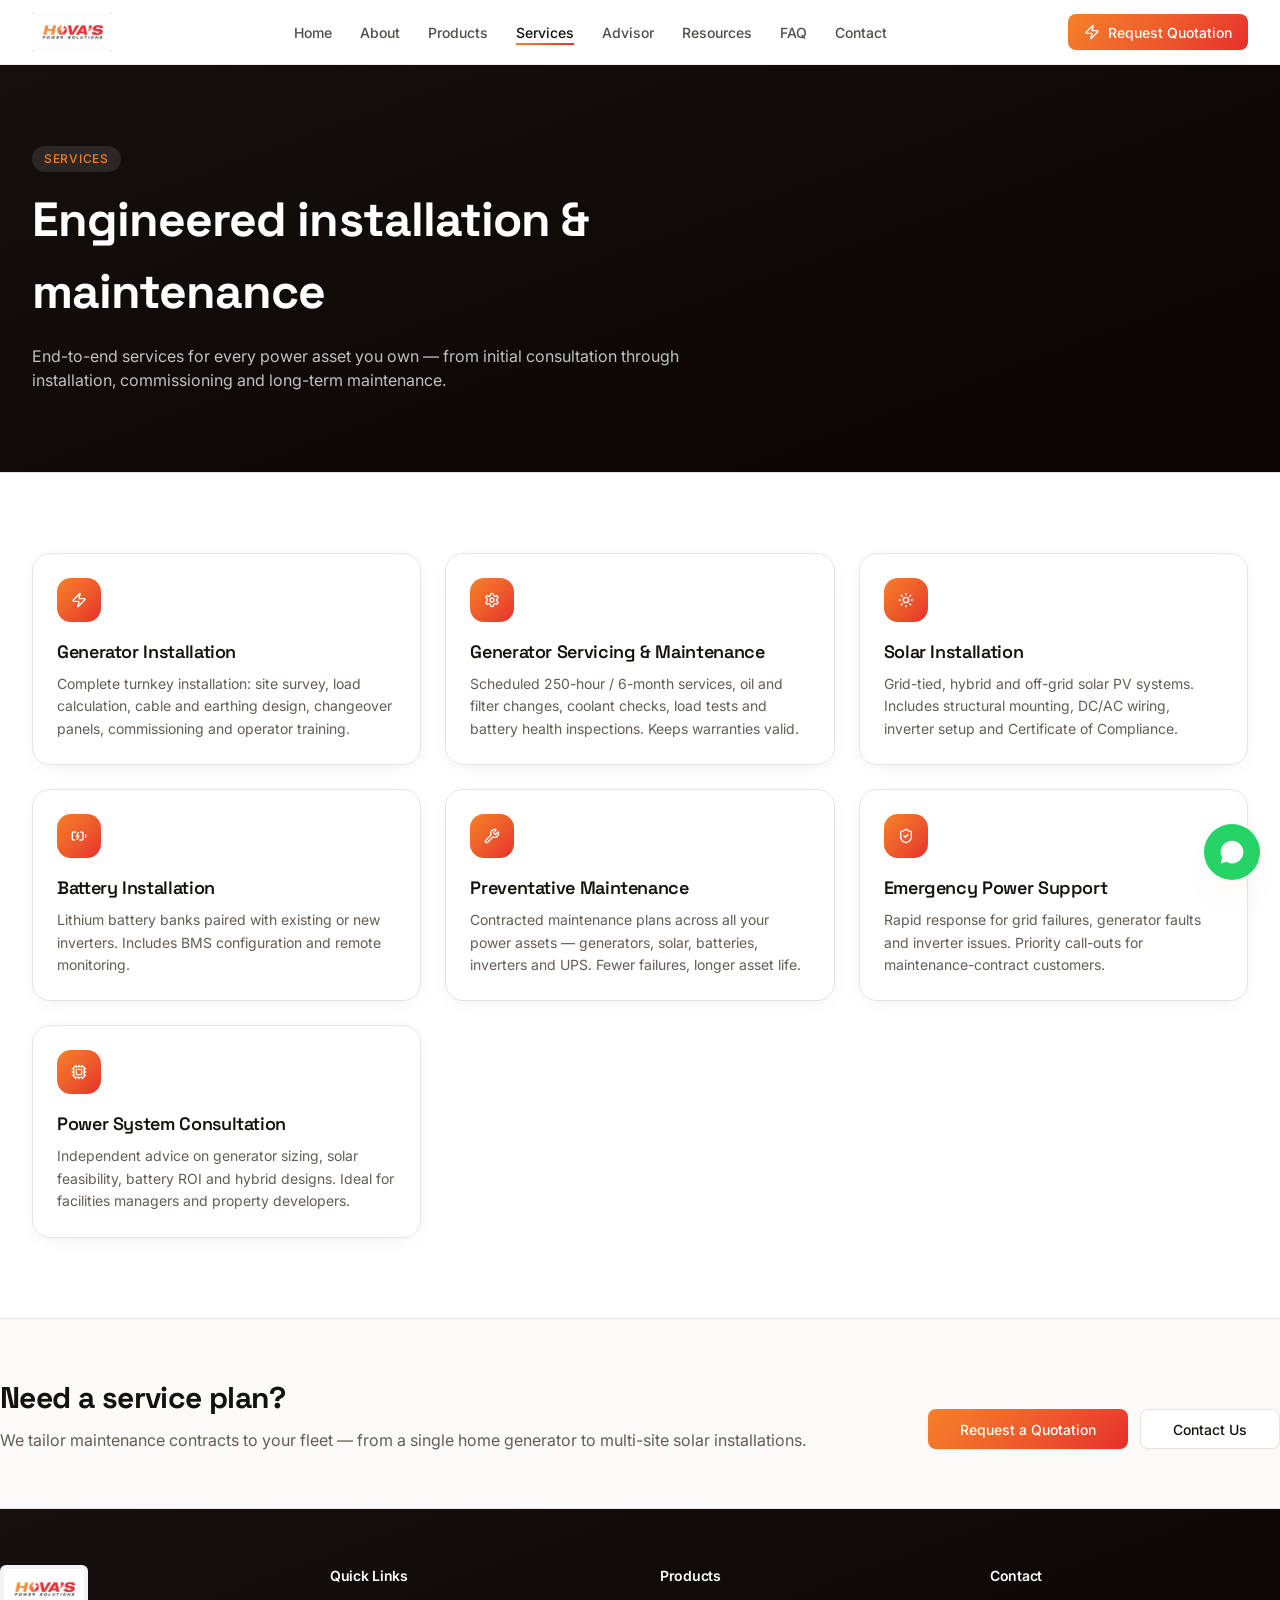
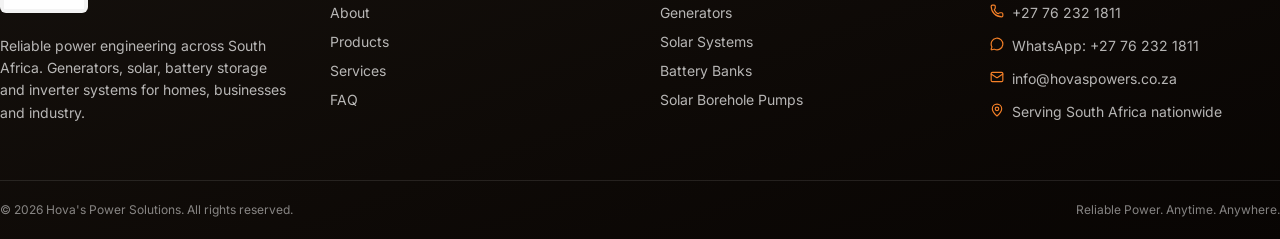
<file: services.html>
<!DOCTYPE html>
<html lang="en">
<head>
<meta charset="UTF-8">
<meta name="viewport" content="width=device-width, initial-scale=1.0">
<title>Services: Generator, Solar & Battery Installation | Hova's Power Solutions</title>
<meta name="description" content="Professional installation, servicing and maintenance of generators, solar systems and battery banks across South Africa.">
<link rel="canonical" href="services.html">
<link rel="preconnect" href="https://fonts.googleapis.com">
<link rel="preconnect" href="https://fonts.gstatic.com" crossorigin>
<link href="https://fonts.googleapis.com/css2?family=Inter:wght@400;500;600;700&family=Space+Grotesk:wght@500;600;700&display=swap" rel="stylesheet">
<link rel="stylesheet" href="style.css">
 
</head>
<body>
<header class="site-header">
  <div class="header-inner">
    <a href="index.html" class="logo-link">
      <span class="img-slot img-slot--logo" data-slot-name="logo.jpg">
        <img src="assets/logo.jpg" alt="Hova's Power Solutions logo" class="logo-img" onerror="this.classList.add('img-missing')">
      </span>
      <span class="sr-only">Hova's Power Solutions</span>
    </a>
    <nav class="primary-nav" aria-label="Primary">
      <a href="index.html" class="nav-link"><span>Home</span></a>
      <a href="about.html" class="nav-link"><span>About</span></a>
      <a href="products.html" class="nav-link"><span>Products</span></a>
      <a href="services.html" class="nav-link active"><span>Services</span></a>
      <!-- <a href="industries.html" class="nav-link"><span>Industries</span></a> -->
      <!-- <a href="projects.html" class="nav-link"><span>Projects</span></a> -->
      <a href="advisor.html" class="nav-link"><span>Advisor</span></a>
      <a href="resources.html" class="nav-link"><span>Resources</span></a>
      <a href="faq.html" class="nav-link"><span>FAQ</span></a>
      <a href="contact.html" class="nav-link"><span>Contact</span></a>
    </nav>
    <div class="header-cta">
      <button type="button" class="btn btn-brand btn-default shadow-elegant" data-open-quote="">
        <svg class="icon" viewBox="0 0 24 24" fill="none" stroke="currentColor" stroke-width="2" stroke-linecap="round" stroke-linejoin="round" aria-hidden="true"><path d="M4 14a1 1 0 0 1-.78-1.63l9.9-10.2a.5.5 0 0 1 .86.46l-1.92 6.02A1 1 0 0 0 13 10h7a1 1 0 0 1 .78 1.63l-9.9 10.2a.5.5 0 0 1-.86-.46l1.92-6.02A1 1 0 0 0 11 14z"/></svg> Request Quotation
      </button>
    </div>
    <button class="mobile-menu-btn" id="mobileMenuBtn" aria-label="Open menu" aria-expanded="false" type="button">
      <svg class="icon icon-lg" viewBox="0 0 24 24" fill="none" stroke="currentColor" stroke-width="2" stroke-linecap="round" stroke-linejoin="round" aria-hidden="true"><path d="M4 5h16"/><path d="M4 12h16"/><path d="M4 19h16"/></svg>
    </button>
  </div>
  <nav class="mobile-nav" id="mobileNav" aria-label="Mobile">
    <a href="index.html" class="mobile-nav-link">Home</a>
    <a href="about.html" class="mobile-nav-link">About</a>
    <a href="products.html" class="mobile-nav-link">Products</a>
    <a href="services.html" class="mobile-nav-link active">Services</a>
    <!-- <a href="industries.html" class="mobile-nav-link">Industries</a>
    <a href="projects.html" class="mobile-nav-link">Projects</a> -->
    <a href="advisor.html" class="mobile-nav-link">Advisor</a>
    <a href="resources.html" class="mobile-nav-link">Resources</a>
    <a href="faq.html" class="mobile-nav-link">FAQ</a>
    <a href="contact.html" class="mobile-nav-link">Contact</a>
    <button class="btn btn-brand btn-default mobile-nav-cta" type="button" data-open-quote="">Request Quotation</button>
  </nav>
</header>
<main>
<section class="page-header">
  <div class="page-header-inner reveal">
    <p class="page-eyebrow">Services</p>
    <h1>Engineered installation & maintenance</h1>
    <p class="page-header-desc">End-to-end services for every power asset you own — from initial consultation through installation, commissioning and long-term maintenance.</p>
  </div>
</section>
<section class="section">
  <div class="container">
    <div class="grid grid-3">
      <article class="info-card reveal">
        <div class="feature-icon"><svg class="icon" viewBox="0 0 24 24" fill="none" stroke="currentColor" stroke-width="2" stroke-linecap="round" stroke-linejoin="round" aria-hidden="true"><path d="M4 14a1 1 0 0 1-.78-1.63l9.9-10.2a.5.5 0 0 1 .86.46l-1.92 6.02A1 1 0 0 0 13 10h7a1 1 0 0 1 .78 1.63l-9.9 10.2a.5.5 0 0 1-.86-.46l1.92-6.02A1 1 0 0 0 11 14z"/></svg></div>
        <h3>Generator Installation</h3>
        <p>Complete turnkey installation: site survey, load calculation, cable and earthing design, changeover panels, commissioning and operator training.</p>
      </article>
      <article class="info-card reveal">
        <div class="feature-icon"><svg class="icon" viewBox="0 0 24 24" fill="none" stroke="currentColor" stroke-width="2" stroke-linecap="round" stroke-linejoin="round" aria-hidden="true"><path d="M12.22 2h-.44a2 2 0 0 0-2 2v.18a2 2 0 0 1-1 1.73l-.43.25a2 2 0 0 1-2 0l-.15-.08a2 2 0 0 0-2.73.73l-.22.38a2 2 0 0 0 .73 2.73l.15.1a2 2 0 0 1 1 1.72v.51a2 2 0 0 1-1 1.74l-.15.09a2 2 0 0 0-.73 2.73l.22.38a2 2 0 0 0 2.73.73l.15-.08a2 2 0 0 1 2 0l.43.25a2 2 0 0 1 1 1.73V20a2 2 0 0 0 2 2h.44a2 2 0 0 0 2-2v-.18a2 2 0 0 1 1-1.73l.43-.25a2 2 0 0 1 2 0l.15.08a2 2 0 0 0 2.73-.73l.22-.39a2 2 0 0 0-.73-2.73l-.15-.08a2 2 0 0 1-1-1.74v-.5a2 2 0 0 1 1-1.74l.15-.09a2 2 0 0 0 .73-2.73l-.22-.38a2 2 0 0 0-2.73-.73l-.15.08a2 2 0 0 1-2 0l-.43-.25a2 2 0 0 1-1-1.73V4a2 2 0 0 0-2-2z"/><circle cx="12" cy="12" r="3"/></svg></div>
        <h3>Generator Servicing & Maintenance</h3>
        <p>Scheduled 250-hour / 6-month services, oil and filter changes, coolant checks, load tests and battery health inspections. Keeps warranties valid.</p>
      </article>
      <article class="info-card reveal">
        <div class="feature-icon"><svg class="icon" viewBox="0 0 24 24" fill="none" stroke="currentColor" stroke-width="2" stroke-linecap="round" stroke-linejoin="round" aria-hidden="true"><circle cx="12" cy="12" r="4"/><path d="M12 2v2"/><path d="M12 20v2"/><path d="m4.93 4.93 1.41 1.41"/><path d="m17.66 17.66 1.41 1.41"/><path d="M2 12h2"/><path d="M20 12h2"/><path d="m6.34 17.66-1.41 1.41"/><path d="m19.07 4.93-1.41 1.41"/></svg></div>
        <h3>Solar Installation</h3>
        <p>Grid-tied, hybrid and off-grid solar PV systems. Includes structural mounting, DC/AC wiring, inverter setup and Certificate of Compliance.</p>
      </article>
      <article class="info-card reveal">
        <div class="feature-icon"><svg class="icon" viewBox="0 0 24 24" fill="none" stroke="currentColor" stroke-width="2" stroke-linecap="round" stroke-linejoin="round" aria-hidden="true"><path d="m11 7-3 5h4l-3 5"/><path d="M14.856 6H16a2 2 0 0 1 2 2v8a2 2 0 0 1-2 2h-2.935"/><path d="M22 14v-4"/><path d="M5.14 18H4a2 2 0 0 1-2-2V8a2 2 0 0 1 2-2h2.936"/></svg></div>
        <h3>Battery Installation</h3>
        <p>Lithium battery banks paired with existing or new inverters. Includes BMS configuration and remote monitoring.</p>
      </article>
      <article class="info-card reveal">
        <div class="feature-icon"><svg class="icon" viewBox="0 0 24 24" fill="none" stroke="currentColor" stroke-width="2" stroke-linecap="round" stroke-linejoin="round" aria-hidden="true"><path d="M14.7 6.3a1 1 0 0 0 0 1.4l1.6 1.6a1 1 0 0 0 1.4 0l3.106-3.105c.32-.322.863-.22.983.218a6 6 0 0 1-8.259 7.057l-7.91 7.91a1 1 0 0 1-2.999-3l7.91-7.91a6 6 0 0 1 7.057-8.259c.438.12.54.662.219.984z"/></svg></div>
        <h3>Preventative Maintenance</h3>
        <p>Contracted maintenance plans across all your power assets — generators, solar, batteries, inverters and UPS. Fewer failures, longer asset life.</p>
      </article>
      <article class="info-card reveal">
        <div class="feature-icon"><svg class="icon" viewBox="0 0 24 24" fill="none" stroke="currentColor" stroke-width="2" stroke-linecap="round" stroke-linejoin="round" aria-hidden="true"><path d="M20 13c0 5-3.5 7.5-7.66 8.95a1 1 0 0 1-.67-.01C7.5 20.5 4 18 4 13V6a1 1 0 0 1 1-1c2 0 4.5-1.2 6.24-2.72a1.17 1.17 0 0 1 1.52 0C14.51 3.81 17 5 19 5a1 1 0 0 1 1 1z"/><path d="m9 12 2 2 4-4"/></svg></div>
        <h3>Emergency Power Support</h3>
        <p>Rapid response for grid failures, generator faults and inverter issues. Priority call-outs for maintenance-contract customers.</p>
      </article>
      <article class="info-card reveal">
        <div class="feature-icon"><svg class="icon" viewBox="0 0 24 24" fill="none" stroke="currentColor" stroke-width="2" stroke-linecap="round" stroke-linejoin="round" aria-hidden="true"><path d="M12 20v2"/><path d="M12 2v2"/><path d="M17 20v2"/><path d="M17 2v2"/><path d="M2 12h2"/><path d="M2 17h2"/><path d="M2 7h2"/><path d="M20 12h2"/><path d="M20 17h2"/><path d="M20 7h2"/><path d="M7 20v2"/><path d="M7 2v2"/><rect height="16" rx="2" width="16" x="4" y="4"/><rect height="8" rx="1" width="8" x="8" y="8"/></svg></div>
        <h3>Power System Consultation</h3>
        <p>Independent advice on generator sizing, solar feasibility, battery ROI and hybrid designs. Ideal for facilities managers and property developers.</p>
      </article>
    </div>
  </div>
</section>
<section class="cta-band">
  <div class="container cta-band-inner reveal">
    <div>
      <h2>Need a service plan?</h2>
      <p>We tailor maintenance contracts to your fleet — from a single home generator to multi-site solar installations.</p>
    </div>
    <div class="hero-actions">
      <button type="button" class="btn btn-brand btn-lg shadow-elegant" data-open-quote="">Request a Quotation</button>
      <a href="contact.html" class="btn btn-outline btn-lg">Contact Us</a>
    </div>
  </div>
</section>
</main>
<footer class="site-footer">
      <div class="container footer-grid">
        <div>
          <span
            class="img-slot img-slot--footer-logo footer-logo"
            data-slot-name="logo.jpg"
            ><img
              src="assets/logo.jpg"
              alt="Hova's Power Solutions"
              class="footer-logo-img"
              onerror="this.classList.add('img-missing')"
          /></span>
          <p class="footer-about">
            Reliable power engineering across South Africa. Generators, solar,
            battery storage and inverter systems for homes, businesses and
            industry.
          </p>
        </div>
        <div>
          <h3>Quick Links</h3>
          <ul class="footer-links">
            <li><a href="about.html">About</a></li>
            <li><a href="products.html">Products</a></li>
            <li><a href="services.html">Services</a></li>
            <!-- <li><a href="industries.html">Industries</a></li> -->
            <!-- <li><a href="projects.html">Projects</a></li> -->
            <li><a href="faq.html">FAQ</a></li>
          </ul>
        </div>
        <div>
          <h3>Products</h3>
          <ul class="footer-links">
            <li><a href="product-generators.html">Generators</a></li>
            <li><a href="product-solar-systems.html">Solar Systems</a></li>
            <li><a href="product-battery-banks.html">Battery Banks</a></li>
            <li>
              <a href="product-solar-borehole-pumps.html"
                >Solar Borehole Pumps</a
              >
            </li>
          </ul>
        </div>
        <div>
          <h3>Contact</h3>
          <ul class="footer-contact">
            <li>
              <svg
                class="icon icon-sm"
                viewBox="0 0 24 24"
                fill="none"
                stroke="currentColor"
                stroke-width="2"
                stroke-linecap="round"
                stroke-linejoin="round"
                aria-hidden="true"
              >
                <path
                  d="M13.832 16.568a1 1 0 0 0 1.213-.303l.355-.465A2 2 0 0 1 17 15h3a2 2 0 0 1 2 2v3a2 2 0 0 1-2 2A18 18 0 0 1 2 4a2 2 0 0 1 2-2h3a2 2 0 0 1 2 2v3a2 2 0 0 1-.8 1.6l-.468.351a1 1 0 0 0-.292 1.233 14 14 0 0 0 6.392 6.384"
                />
              </svg>
              +27 76 232 1811
            </li>
            <li>
              <svg
                class="icon icon-sm"
                viewBox="0 0 24 24"
                fill="none"
                stroke="currentColor"
                stroke-width="2"
                stroke-linecap="round"
                stroke-linejoin="round"
                aria-hidden="true"
              >
                <path
                  d="M2.992 16.342a2 2 0 0 1 .094 1.167l-1.065 3.29a1 1 0 0 0 1.236 1.168l3.413-.998a2 2 0 0 1 1.099.092 10 10 0 1 0-4.777-4.719"
                />
              </svg>
              WhatsApp: +27 76 232 1811
            </li>
            <li>
              <svg
                class="icon icon-sm"
                viewBox="0 0 24 24"
                fill="none"
                stroke="currentColor"
                stroke-width="2"
                stroke-linecap="round"
                stroke-linejoin="round"
                aria-hidden="true"
              >
                <path d="m22 7-8.991 5.727a2 2 0 0 1-2.009 0L2 7" />
                <rect height="16" rx="2" width="20" x="2" y="4" />
              </svg>
              info@hovaspowers.co.za
            </li>
            <li>
              <svg
                class="icon icon-sm"
                viewBox="0 0 24 24"
                fill="none"
                stroke="currentColor"
                stroke-width="2"
                stroke-linecap="round"
                stroke-linejoin="round"
                aria-hidden="true"
              >
                <path
                  d="M20 10c0 4.993-5.539 10.193-7.399 11.799a1 1 0 0 1-1.202 0C9.539 20.193 4 14.993 4 10a8 8 0 0 1 16 0"
                />
                <circle cx="12" cy="10" r="3" />
              </svg>
              Serving South Africa nationwide
            </li>
          </ul>
        </div>
      </div>
      <div class="footer-bottom">
        <div class="container footer-bottom-inner">
          <p>&copy; 2026 Hova's Power Solutions. All rights reserved.</p>
          <p>Reliable Power. Anytime. Anywhere.</p>
        </div>
      </div>
    </footer>

    <a
      href="https://wa.me/27762321811?text=Hi%20Hova%27s%20Power%20Solutions%2C%20I%27d%20like%20a%20quotation%20for%20a%20generator."
      target="_blank"
      rel="noopener noreferrer"
      class="whatsapp-fab"
      aria-label="Chat on WhatsApp"
    >
      <svg viewBox="0 0 32 32" class="whatsapp-icon" aria-hidden="true">
        <path
          d="M19.11 17.28c-.28-.14-1.66-.82-1.92-.92-.26-.1-.44-.14-.63.14-.19.28-.72.92-.88 1.11-.16.19-.32.21-.6.07-.28-.14-1.18-.44-2.24-1.39-.83-.74-1.39-1.66-1.55-1.94-.16-.28-.02-.43.12-.57.13-.13.28-.34.42-.51.14-.17.19-.29.28-.48.09-.19.05-.36-.02-.5-.07-.14-.63-1.53-.87-2.09-.23-.55-.47-.48-.63-.48h-.54c-.19 0-.5.07-.76.36-.26.28-1 1-.99 2.42 0 1.42 1.02 2.79 1.16 2.98.14.19 2 3.05 4.85 4.28.68.29 1.21.47 1.63.6.68.22 1.31.19 1.8.12.55-.08 1.66-.68 1.9-1.34.24-.66.24-1.22.17-1.34-.07-.13-.26-.19-.54-.33zM16 3C8.83 3 3 8.83 3 16c0 2.29.61 4.53 1.77 6.5L3 29l6.66-1.74A12.94 12.94 0 0 0 16 29c7.17 0 13-5.83 13-13S23.17 3 16 3z"
        />
      </svg>
    </a>
    <div class="dialog-overlay" id="quoteOverlay">
      <div
        class="dialog-content"
        role="dialog"
        aria-modal="true"
        aria-labelledby="quoteTitle"
      >
        <button
          type="button"
          class="dialog-close"
          data-close-quote
          aria-label="Close"
        >
          <svg
            class="icon"
            viewBox="0 0 24 24"
            fill="none"
            stroke="currentColor"
            stroke-width="2"
            stroke-linecap="round"
            stroke-linejoin="round"
            aria-hidden="true"
          >
            <path d="M18 6 6 18" />
            <path d="m6 6 12 12" />
          </svg>
        </button>
        <div class="dialog-header">
          <h2 id="quoteTitle">Request a Quotation</h2>
          <p>
            Tell us what you need. A Hova's Power Solutions engineer will get
            back to you within one business day.
          </p>
        </div>
        <form id="quoteForm" class="form-grid">
          <div class="form-field">
            <label for="fullName">Full Name *</label>
            <input id="fullName" name="fullName" type="text" required />
          </div>
          <div class="form-field">
            <label for="company">Company (optional)</label>
            <input id="company" name="company" type="text" />
          </div>
          <div class="form-field">
            <label for="email">Email *</label>
            <input id="email" name="email" type="email" required />
          </div>
          <div class="form-field">
            <label for="phone">Phone *</label>
            <input id="phone" name="phone" type="tel" required />
          </div>
          <div class="form-field">
            <label for="quoteProduct">Product / Service *</label>
            <select id="quoteProduct" name="product" required>
              <option value="">Select</option>
              <option value="Generators">Generators</option>
              <option value="Solar System Units">Solar System Units</option>
              <option value="Battery Banks">Battery Banks</option>
              <option value="Solar Borehole Pump Sets">
                Solar Borehole Pump Sets
              </option>
              <option value="Inverters">Inverters</option>
              <option value="Maintenance / Service">
                Maintenance / Service
              </option>
              <option value="Not sure — please advise">
                Not sure — please advise
              </option>
            </select>
          </div>
          <div class="form-field">
            <label for="quantity">Quantity</label>
            <input id="quantity" name="quantity" type="text" />
          </div>
          <div class="form-field col-span-2">
            <label for="address">Installation Address</label>
            <input id="address" name="address" type="text" />
          </div>
          <div class="form-field col-span-2">
            <label for="notes">Additional Requirements</label>
            <textarea
              id="notes"
              name="notes"
              rows="4"
              placeholder="Site details, load requirements, timeline…"
            ></textarea>
          </div>
          <div class="form-field">
            <label for="contactMethod">Preferred Contact</label>
            <select id="contactMethod" name="contactMethod">
              <option value="Email">Email</option>
              <option value="Phone">Phone</option>
              <option value="WhatsApp">WhatsApp</option>
            </select>
          </div>
          <div class="form-actions">
            <button
              type="button"
              class="btn btn-ghost btn-default"
              data-close-quote
            >
              Cancel
            </button>
            <button
              type="submit"
              class="btn btn-brand btn-default"
              id="quoteSubmitBtn"
            >
              Submit Request
            </button>
          </div>
        </form>
      </div>
    </div>
    <div class="toast-viewport" id="toastViewport"></div>
<script src="j.js"></script>
</body>
</html>
</file>
<file: style.css>
/* =========================================================
   Hova's Power Solutions — Stylesheet
   Design tokens copied exactly from the Lovable source
   (src/styles.css) — oklch colors, Inter + Space Grotesk,
   gradient-brand / gradient-dark, shadow-elegant / shadow-soft.
   ========================================================= */
 
:root {
  --radius: 0.625rem;
  --radius-sm: 0.375rem;
  --radius-md: 0.5rem;
  --radius-lg: 0.625rem;
  --radius-xl: 0.875rem;
  --radius-2xl: 1.125rem;
  --radius-3xl: 1.375rem;
 
  --brand-orange: oklch(0.72 0.17 52);
  --brand-red: oklch(0.6 0.22 27);
  --brand-charcoal: oklch(0.18 0.01 60);
  --brand-charcoal-2: oklch(0.24 0.012 60);
 
  --background: oklch(1 0 0);
  --foreground: oklch(0.18 0.01 60);
  --card: oklch(1 0 0);
  --card-foreground: oklch(0.18 0.01 60);
  --primary: oklch(0.6 0.22 27);
  --primary-foreground: oklch(0.99 0 0);
  --secondary: oklch(0.72 0.17 52);
  --secondary-foreground: oklch(0.14 0.01 60);
  --muted: oklch(0.965 0.005 60);
  --muted-foreground: oklch(0.48 0.015 60);
  --accent: oklch(0.72 0.17 52);
  --accent-foreground: oklch(0.14 0.01 60);
  --destructive: oklch(0.577 0.245 27.325);
  --destructive-foreground: oklch(0.99 0 0);
  --border: oklch(0.92 0.008 60);
  --input: oklch(0.92 0.008 60);
  --ring: oklch(0.72 0.17 52);
 
  --gradient-brand: linear-gradient(135deg, var(--brand-orange) 0%, var(--brand-red) 100%);
  --gradient-dark: linear-gradient(160deg, var(--brand-charcoal) 0%, oklch(0.12 0.01 60) 100%);
  --shadow-elegant: 0 20px 40px -20px color-mix(in oklab, var(--brand-red) 30%, transparent);
  --shadow-soft: 0 4px 20px -8px oklch(0.18 0.01 60 / 0.12);
 
  --max-width: 1280px;
}
 
* { box-sizing: border-box; }
html { scroll-behavior: smooth; scroll-padding-top: 76px; }
 
body {
  margin: 0;
  font-family: "Inter", system-ui, -apple-system, sans-serif;
  background: var(--background);
  color: var(--foreground);
  line-height: 1.5;
  -webkit-font-smoothing: antialiased;
}
 
h1, h2, h3, h4 {
  font-family: "Space Grotesk", "Inter", sans-serif;
  letter-spacing: -0.02em;
  margin: 0;
  font-weight: 700;
}
 
img { max-width: 100%; display: block; }
a { color: inherit; text-decoration: none; }
ul { list-style: none; margin: 0; padding: 0; }
p { margin: 0; }
button { font-family: inherit; border: none; background: none; }
iframe { border: 0; }
 
.sr-only {
  position: absolute; width: 1px; height: 1px; padding: 0; margin: -1px;
  overflow: hidden; clip: rect(0,0,0,0); white-space: nowrap; border: 0;
}
 
.container { max-width: var(--max-width); margin: 0 auto; padding: 0 1rem; }
@media (min-width: 640px) { .container { padding: 0 1.5rem; } }
@media (min-width: 1024px) { .container { padding: 0 2rem; } }
 
.icon { width: 1rem; height: 1rem; flex-shrink: 0; }
.icon-sm { width: 0.875rem; height: 0.875rem; }
.icon-md { width: 1.5rem; height: 1.5rem; }
.icon-lg { width: 1.5rem; height: 1.5rem; }
.icon-xl { width: 2rem; height: 2rem; }
 
.text-gradient-brand {
  background-image: var(--gradient-brand);
  -webkit-background-clip: text;
  background-clip: text;
  color: transparent;
}
.bg-gradient-brand { background-image: var(--gradient-brand); }
.bg-gradient-dark { background-image: var(--gradient-dark); }
.shadow-elegant { box-shadow: var(--shadow-elegant); }
.shadow-soft { box-shadow: var(--shadow-soft); }
 
.text-center { text-align: center; }
.mt-6 { margin-top: 1.5rem; }
.mt-8 { margin-top: 2rem; }
 
/* =========================================================
   Buttons
   ========================================================= */
.btn {
  display: inline-flex; align-items: center; justify-content: center; gap: 0.5rem;
  white-space: nowrap; font-size: 0.875rem; font-weight: 500; cursor: pointer;
  border-radius: var(--radius-md);
  transition: background-color .2s ease, color .2s ease, opacity .2s ease, border-color .2s ease, transform .15s ease;
}
.btn:active { transform: scale(0.98); }
.btn:disabled { opacity: 0.5; pointer-events: none; }
.btn-sm { height: 2rem; padding: 0 0.75rem; font-size: 0.8rem; }
.btn-default { height: 2.25rem; padding: 0 1rem; }
.btn-lg { height: 2.5rem; padding: 0 2rem; }
 
.btn-brand { background-image: var(--gradient-brand); color: #fff; box-shadow: 0 1px 2px rgba(0,0,0,.05); }
.btn-brand:hover { opacity: 0.95; }
.btn-brand.shadow-elegant:hover { opacity: 0.95; }
 
.btn-outline { border: 1px solid var(--border); background: var(--background); box-shadow: 0 1px 2px rgba(0,0,0,.03); }
.btn-outline:hover { background: var(--muted); }
 
.btn-outline-light { border: 1px solid rgba(255,255,255,.3); background: rgba(255,255,255,.1); color: #fff; }
.btn-outline-light:hover { background: rgba(255,255,255,.2); }
 
.btn-outline-light-2 { border: 1px solid rgba(255,255,255,.3); background: rgba(255,255,255,.05); color: #fff; }
.btn-outline-light-2:hover { background: rgba(255,255,255,.15); }
 
.btn-ghost { color: var(--foreground); }
.btn-ghost:hover { background: var(--muted); }
 
.btn-block { width: 100%; }
 
/* =========================================================
   Header
   ========================================================= */
.site-header {
  position: sticky; top: 0; z-index: 40;
  border-bottom: 1px solid color-mix(in oklab, var(--border) 60%, transparent);
  background: color-mix(in oklab, var(--background) 85%, transparent);
  backdrop-filter: blur(10px); -webkit-backdrop-filter: blur(10px);
}
 
.header-inner {
  max-width: var(--max-width); margin: 0 auto;
  display: flex; align-items: center; justify-content: space-between; gap: 1rem;
  padding: 0.75rem 1rem;
}
@media (min-width: 640px) { .header-inner { padding: 0.75rem 1.5rem; } }
@media (min-width: 1024px) { .header-inner { padding: 0.75rem 2rem; } }
 
.logo-link { display: flex; align-items: center; gap: 0.5rem; min-width: 0; flex-shrink: 0; }
.img-slot--logo { height: 2.5rem; width: auto; display: inline-block; }
.logo-img { height: 2.5rem; width: auto; border-radius: 0.375rem; object-fit: contain; }
 
.primary-nav { display: none; align-items: center; gap: 0.25rem; }
@media (min-width: 1024px) { .primary-nav { display: flex; } }
 
.nav-link { border-radius: var(--radius-md); padding: 0.5rem 0.75rem; font-size: 0.875rem; font-weight: 500; color: color-mix(in oklab, var(--foreground) 75%, transparent); transition: color .2s ease; }
.nav-link:hover { color: var(--foreground); }
.nav-link.active { color: var(--foreground); }
.nav-link.active span { position: relative; }
.nav-link.active span::after { content: ""; position: absolute; bottom: -4px; left: 0; height: 2px; width: 100%; background-image: var(--gradient-brand); }
 
.header-cta { display: none; }
@media (min-width: 1024px) { .header-cta { display: block; } }
 
.mobile-menu-btn { border-radius: var(--radius-md); padding: 0.5rem; cursor: pointer; color: var(--foreground); }
@media (min-width: 1024px) { .mobile-menu-btn { display: none; } }
 
.mobile-nav { display: none; flex-direction: column; gap: 0.25rem; padding: 0.75rem 1rem 1rem; border-top: 1px solid var(--border); background: var(--background); }
.mobile-nav.is-open { display: flex; }
.mobile-nav-link { padding: 0.6rem 0.75rem; font-size: 0.9rem; font-weight: 500; border-radius: var(--radius-md); color: var(--foreground); }
.mobile-nav-link.active { background: var(--muted); }
.mobile-nav-link:hover { background: var(--muted); }
.mobile-nav-cta { margin-top: 0.5rem; }
 
/* =========================================================
   Image slots (placeholders shown until real images are added)
   ========================================================= */
.img-slot { position: relative; display: block; background: var(--muted); }
.img-slot img.img-missing { display: none; }
.img-slot:has(img.img-missing) {
  display: flex; align-items: center; justify-content: center;
  background: repeating-linear-gradient(45deg, #eef0f1, #eef0f1 10px, #e3e6e8 10px, #e3e6e8 20px);
  border: 2px dashed color-mix(in oklab, var(--foreground) 20%, transparent);
  min-height: 120px;
}
.img-slot:has(img.img-missing)::after {
  content: "Image slot: " attr(data-slot-name);
  font-size: 0.72rem; font-weight: 600; letter-spacing: 0.02em;
  color: color-mix(in oklab, var(--foreground) 55%, transparent);
  background: color-mix(in oklab, var(--background) 90%, transparent);
  padding: 0.35rem 0.6rem; border-radius: 0.375rem;
  border: 1px solid var(--border); text-align: center;
}
 
/* =========================================================
   Hero (home)
   ========================================================= */
.hero { position: relative; overflow: hidden; background-image: var(--gradient-dark); color: #fff; }
.hero-bg { position: absolute; inset: 0; opacity: 0.3; }
.hero-bg-img { width: 100%; height: 100%; object-fit: cover; }
.hero-bg.img-slot:has(img.img-missing) {
  background: repeating-linear-gradient(45deg, #20242c, #20242c 10px, #262b34 10px, #262b34 20px);
  border: none; min-height: 100%; position: absolute; inset: 0;
}
.hero-bg.img-slot:has(img.img-missing)::after { display: none; }
.hero-bg-overlay { position: absolute; inset: 0; background: linear-gradient(rgba(0,0,0,.55), rgba(0,0,0,.75)); }
 
.hero-inner { position: relative; max-width: var(--max-width); margin: 0 auto; padding: 6rem 1rem; }
@media (min-width: 640px) { .hero-inner { padding: 6rem 1.5rem; } }
@media (min-width: 1024px) { .hero-inner { padding: 8rem 2rem; } }
 
.eyebrow-pill {
  display: inline-flex; align-items: center; gap: 0.5rem; margin-bottom: 1rem;
  border-radius: 9999px; border: 1px solid rgba(255,255,255,.2); background: rgba(255,255,255,.05);
  padding: 0.25rem 0.75rem; font-size: 0.75rem; font-weight: 500; text-transform: uppercase; letter-spacing: 0.08em;
  color: var(--brand-orange);
}
 
.hero-title { max-width: 56rem; font-size: 2.75rem; line-height: 1.05; }
@media (min-width: 640px) { .hero-title { font-size: 3.75rem; } }
@media (min-width: 1024px) { .hero-title { font-size: 4.5rem; } }
.hero-title span { display: block; }
 
.hero-sub { margin-top: 1.5rem; max-width: 42rem; font-size: 1.125rem; color: rgba(255,255,255,.8); font-family: "Inter", sans-serif; }
.hero-actions { margin-top: 2rem; display: flex; flex-wrap: wrap; gap: 0.75rem; }
 
.hero-stats {
  margin-top: 3.5rem; display: grid; grid-template-columns: repeat(2,1fr); gap: 1.5rem;
  max-width: 48rem; border-top: 1px solid rgba(255,255,255,.1); padding-top: 2rem;
}
@media (min-width: 640px) { .hero-stats { grid-template-columns: repeat(4,1fr); } }
.stat dt { font-size: 1.875rem; font-weight: 700; color: var(--brand-orange); font-family: "Space Grotesk", sans-serif; }
.stat dd { margin: 0.25rem 0 0; font-size: 0.875rem; color: rgba(255,255,255,.7); }
 
/* =========================================================
   Page header (inner pages)
   ========================================================= */
.page-header { border-bottom: 1px solid var(--border); background-image: var(--gradient-dark); color: #fff; }
.page-header-inner { max-width: var(--max-width); margin: 0 auto; padding: 4rem 1rem; }
@media (min-width: 640px) { .page-header-inner { padding: 4rem 1.5rem; } }
@media (min-width: 1024px) { .page-header-inner { padding: 5rem 2rem; } }
.page-eyebrow {
  margin-bottom: 0.75rem; display: inline-block; border-radius: 9999px; background: rgba(255,255,255,.1);
  padding: 0.25rem 0.75rem; font-size: 0.75rem; font-weight: 500; text-transform: uppercase; letter-spacing: 0.06em;
  color: var(--brand-orange);
}
.page-header h1 { max-width: 48rem; font-size: 2.25rem; }
@media (min-width: 640px) { .page-header h1 { font-size: 3rem; } }
.page-header-desc { margin-top: 1rem; max-width: 42rem; font-size: 1rem; color: rgba(255,255,255,.75); font-family: "Inter", sans-serif; }
 
/* =========================================================
   Sections
   ========================================================= */
.section { padding: 4rem 0; }
@media (min-width: 640px) { .section { padding: 5rem 0; } }
.section-muted { background: color-mix(in oklab, var(--muted) 30%, transparent); }
 
.section-head { margin-bottom: 2.5rem; max-width: 48rem; }
.section-head.center { margin-left: auto; margin-right: auto; text-align: center; }
.eyebrow { margin-bottom: 0.5rem; font-size: 0.75rem; font-weight: 600; text-transform: uppercase; letter-spacing: 0.15em; color: var(--brand-red); }
.eyebrow-on-dark { color: var(--brand-orange); }
.section-head h2 { font-size: 1.875rem; }
@media (min-width: 640px) { .section-head h2 { font-size: 2.25rem; } }
.section-desc { margin-top: 0.75rem; font-size: 1rem; color: var(--muted-foreground); font-family: "Inter", sans-serif; }
 
/* =========================================================
   Grids
   ========================================================= */
.grid { display: grid; gap: 1.5rem; }
.grid-2 { grid-template-columns: 1fr; }
@media (min-width: 1024px) { .grid-2 { grid-template-columns: repeat(2, 1fr); align-items: center; } }
.grid-3 { grid-template-columns: 1fr; }
@media (min-width: 640px) { .grid-3 { grid-template-columns: repeat(2, 1fr); } }
@media (min-width: 1024px) { .grid-3 { grid-template-columns: repeat(3, 1fr); } }
.grid-4 { grid-template-columns: 1fr; }
@media (min-width: 640px) { .grid-4 { grid-template-columns: repeat(2, 1fr); } }
@media (min-width: 1024px) { .grid-4 { grid-template-columns: repeat(4, 1fr); } }
.grid-industries { grid-template-columns: repeat(2, 1fr); gap: 0.75rem; }
@media (min-width: 640px) { .grid-industries { grid-template-columns: repeat(3, 1fr); } }
@media (min-width: 768px) { .grid-industries { grid-template-columns: repeat(5, 1fr); } }
.gap-4 { gap: 1rem; }
.grid-sectors { grid-template-columns: 1fr; gap: 0.75rem; }
@media (min-width: 640px) { .grid-sectors { grid-template-columns: repeat(2, 1fr); } }
@media (min-width: 1024px) { .grid-sectors { grid-template-columns: repeat(4, 1fr); } }
 
/* =========================================================
   Cards (feature / info / industry)
   ========================================================= */
.feature-card, .info-card {
  border-radius: var(--radius-2xl); border: 1px solid var(--border); background: var(--card);
  padding: 1.5rem; box-shadow: var(--shadow-soft); transition: transform .25s ease, box-shadow .25s ease, border-color .25s ease;
}
.feature-card:hover, .info-card:hover { transform: translateY(-4px); box-shadow: var(--shadow-elegant); }
.info-card.hover-orange:hover { border-color: var(--brand-orange); }
 
.feature-icon {
  margin-bottom: 1rem; display: inline-flex; align-items: center; justify-content: center;
  height: 2.75rem; width: 2.75rem; border-radius: var(--radius-xl);
  background-image: var(--gradient-brand); color: #fff;
}
.feature-card h3, .info-card h3 { font-size: 1.125rem; font-weight: 600; }
.feature-card p, .info-card p { margin-top: 0.5rem; font-size: 0.875rem; color: var(--muted-foreground); line-height: 1.6; }
 
.sector-chip {
  display: flex; align-items: center; gap: 0.75rem; border-radius: var(--radius-xl);
  border: 1px solid var(--border); background: var(--card); padding: 1rem; box-shadow: var(--shadow-soft); font-weight: 500;
}
 
/* =========================================================
   Product cards
   ========================================================= */
.product-card {
  display: flex; flex-direction: column; overflow: hidden; border-radius: var(--radius-2xl);
  border: 1px solid var(--border); background: var(--card); box-shadow: var(--shadow-soft);
  transition: transform .25s ease, box-shadow .25s ease;
}
.product-card:hover { transform: translateY(-4px); box-shadow: var(--shadow-elegant); }
.product-img-link { position: relative; aspect-ratio: 4/3; overflow: hidden; background: var(--muted); }
.product-img { width: 100%; height: 100%; object-fit: cover; transition: transform .5s ease; }
.product-card:hover .product-img { transform: scale(1.05); }
.product-body { display: flex; flex: 1; flex-direction: column; padding: 1.5rem; }
.product-body h3 { font-size: 1.25rem; font-weight: 600; }
.product-body > p { margin-top: 0.5rem; font-size: 0.875rem; color: var(--muted-foreground); }
.check-list { margin-top: 1rem; display: flex; flex-direction: column; gap: 0.4rem; }
.check-list li { display: flex; align-items: flex-start; gap: 0.5rem; font-size: 0.875rem; }
.check-icon { margin-top: 0.15rem; color: var(--brand-orange); }
.check-list span { color: color-mix(in oklab, var(--foreground) 80%, transparent); }
.product-actions { margin-top: 1.5rem; display: flex; flex-wrap: wrap; align-items: center; gap: 0.5rem; padding-top: 0.5rem; }
 
/* Related product row (product detail page) */
.related-card {
  display: flex; align-items: center; gap: 1rem; border-radius: var(--radius-2xl);
  border: 1px solid var(--border); background: var(--card); padding: 1rem; box-shadow: var(--shadow-soft);
  transition: transform .2s ease, border-color .2s ease;
}
.related-card:hover { transform: translateY(-2px); border-color: var(--brand-orange); }
.related-thumb { height: 4rem; width: 4rem; border-radius: var(--radius-lg); object-fit: cover; flex-shrink: 0; background: var(--muted); }
.related-card:hover .icon { color: var(--brand-red); }
 
/* =========================================================
   Industry cards (home mini grid)
   ========================================================= */
.industry-card {
  display: flex; flex-direction: column; align-items: center; gap: 0.5rem; border-radius: var(--radius-xl);
  border: 1px solid var(--border); background: var(--card); padding: 1.25rem; text-align: center;
  box-shadow: var(--shadow-soft); transition: transform .2s ease, border-color .2s ease;
}
.industry-card:hover { transform: translateY(-2px); border-color: var(--brand-orange); }
.industry-icon { color: var(--brand-red); }
.industry-card span { font-size: 0.875rem; font-weight: 500; }
 
/* =========================================================
   Advisor section (home) + Advisor page
   ========================================================= */
.advisor-section { border-top: 1px solid var(--border); border-bottom: 1px solid var(--border); background-image: var(--gradient-dark); color: #fff; padding: 4rem 0; }
@media (min-width: 640px) { .advisor-section { padding: 5rem 0; } }
.advisor-grid { display: grid; grid-template-columns: 1fr; align-items: center; gap: 2.5rem; }
@media (min-width: 1024px) { .advisor-grid { grid-template-columns: repeat(2, 1fr); } }
.advisor-section h2 { font-size: 1.875rem; margin-top: 0.5rem; }
@media (min-width: 640px) { .advisor-section h2 { font-size: 2.25rem; } }
.advisor-desc { margin-top: 0.75rem; color: rgba(255,255,255,.75); font-family: "Inter", sans-serif; }
.advisor-image { position: relative; overflow: hidden; border-radius: var(--radius-2xl); border: 1px solid rgba(255,255,255,.1); box-shadow: var(--shadow-elegant); min-height: 260px; }
.advisor-img { width: 100%; height: 100%; object-fit: cover; min-height: 260px; }
 
.quiz-wrap { max-width: 48rem; margin: 0 auto; display: flex; flex-direction: column; gap: 2rem; }
.quiz-q h3 { font-size: 1.125rem; font-weight: 600; }
.quiz-options { margin-top: 0.75rem; display: grid; grid-template-columns: repeat(2, 1fr); gap: 0.75rem; }
@media (min-width: 640px) { .quiz-options { grid-template-columns: repeat(3, 1fr); } }
.quiz-option {
  border-radius: var(--radius-xl); border: 1px solid var(--border); background: var(--card);
  padding: 1rem; text-align: left; font-size: 0.875rem; font-weight: 500; cursor: pointer; transition: all .2s ease;
}
.quiz-option:hover { border-color: var(--brand-orange); }
.quiz-option.selected { border-color: transparent; background-image: var(--gradient-brand); color: #fff; box-shadow: var(--shadow-elegant); }
 
.quiz-result { border-radius: var(--radius-2xl); border: 1px solid var(--border); background-image: var(--gradient-dark); padding: 2rem; color: #fff; box-shadow: var(--shadow-elegant); }
.quiz-result-icon { margin-bottom: 0.75rem; display: inline-flex; height: 3rem; width: 3rem; align-items: center; justify-content: center; border-radius: var(--radius-xl); background-image: var(--gradient-brand); }
.quiz-result-eyebrow { font-size: 0.75rem; font-weight: 600; text-transform: uppercase; letter-spacing: 0.08em; color: var(--brand-orange); }
.quiz-result h2 { margin-top: 0.25rem; font-size: 1.875rem; }
.quiz-result p { margin-top: 0.75rem; color: rgba(255,255,255,.8); font-family: "Inter", sans-serif; }
.quiz-result .hero-actions { margin-top: 1.5rem; }
 
.quiz-empty { border-radius: var(--radius-2xl); border: 2px dashed var(--border); padding: 2rem; text-align: center; color: var(--muted-foreground); }
.quiz-empty .icon-xl { margin: 0 auto; color: var(--brand-orange); }
.quiz-empty p { margin-top: 0.5rem; font-size: 0.875rem; }
 
/* =========================================================
   CTA band
   ========================================================= */
.cta-band { border-top: 1px solid var(--border); border-bottom: 1px solid var(--border); background: color-mix(in oklab, var(--muted) 40%, transparent); }
.cta-band-inner { display: flex; flex-direction: column; align-items: flex-start; justify-content: space-between; gap: 1.5rem; padding: 3.5rem 0; }
@media (min-width: 1024px) { .cta-band-inner { flex-direction: row; align-items: center; } }
.cta-band-inner h2 { font-size: 1.5rem; }
@media (min-width: 640px) { .cta-band-inner h2 { font-size: 1.875rem; } }
.cta-band-inner p { margin-top: 0.5rem; color: var(--muted-foreground); font-family: "Inter", sans-serif; }
 
/* =========================================================
   Footer
   ========================================================= */
.site-footer { background-image: var(--gradient-dark); color: rgba(255,255,255,.85); }
.footer-grid { display: grid; grid-template-columns: 1fr; gap: 2.5rem; padding: 3.5rem 0; }
@media (min-width: 768px) { .footer-grid { grid-template-columns: repeat(4, 1fr); } }
.img-slot--footer-logo { height: 3rem; width: auto; display: inline-block; background: rgba(255,255,255,.95); border-radius: 0.375rem; padding: 0.25rem; }
.footer-logo-img { height: 2.5rem; width: auto; object-fit: contain; }
.footer-about { margin-top: 1rem; font-size: 0.875rem; line-height: 1.6; color: rgba(255,255,255,.7); font-family: "Inter", sans-serif; }
.site-footer h3 { font-size: 0.875rem; font-weight: 600; color: #fff; font-family: "Inter", sans-serif; }
.footer-links { margin-top: 1rem; display: flex; flex-direction: column; gap: 0.5rem; font-size: 0.875rem; }
.footer-links a { color: rgba(255,255,255,.7); transition: color .2s ease; }
.footer-links a:hover { color: #fff; }
.footer-contact { margin-top: 1rem; display: flex; flex-direction: column; gap: 0.75rem; font-size: 0.875rem; color: rgba(255,255,255,.7); }
.footer-contact li { display: flex; align-items: flex-start; gap: 0.5rem; }
.footer-contact .icon { margin-top: 0.15rem; color: var(--brand-orange); }
.footer-bottom { border-top: 1px solid rgba(255,255,255,.1); }
.footer-bottom-inner { display: flex; flex-direction: column; align-items: center; justify-content: space-between; gap: 0.5rem; padding: 1.25rem 0; font-size: 0.75rem; color: rgba(255,255,255,.5); }
@media (min-width: 640px) { .footer-bottom-inner { flex-direction: row; } }
 
/* =========================================================
   WhatsApp FAB
   ========================================================= */
.whatsapp-fab {
  position: fixed; bottom: 1.25rem; right: 1.25rem; z-index: 40;
  display: flex; align-items: center; justify-content: center; height: 3.5rem; width: 3.5rem;
  border-radius: 9999px; background: #25d366; box-shadow: var(--shadow-elegant); transition: transform .2s ease;
}
.whatsapp-fab:hover { transform: scale(1.05); }
.whatsapp-icon { height: 1.75rem; width: 1.75rem; fill: #fff; }
 
/* =========================================================
   Quote dialog (modal)
   ========================================================= */
.dialog-overlay {
  position: fixed; inset: 0; z-index: 50; background: rgba(0,0,0,.8);
  opacity: 0; visibility: hidden; transition: opacity .2s ease;
}
.dialog-overlay.is-open { opacity: 1; visibility: visible; }
 
.dialog-content {
  position: fixed; left: 50%; top: 50%; z-index: 51; width: calc(100% - 2rem); max-width: 42rem;
  max-height: 90vh; overflow-y: auto; transform: translate(-50%, -48%) scale(0.96);
  background: var(--background); border: 1px solid var(--border); border-radius: var(--radius-lg);
  padding: 1.5rem; box-shadow: 0 25px 50px -12px rgba(0,0,0,.35);
  opacity: 0; visibility: hidden; transition: opacity .2s ease, transform .2s ease;
}
.dialog-overlay.is-open .dialog-content { opacity: 1; visibility: visible; transform: translate(-50%, -50%) scale(1); }
 
.dialog-close {
  position: absolute; right: 1rem; top: 1rem; border-radius: 0.25rem; padding: 0.25rem;
  color: var(--muted-foreground); opacity: 0.7; cursor: pointer; transition: opacity .2s ease, background .2s ease;
}
.dialog-close:hover { opacity: 1; background: var(--muted); }
 
.dialog-header { margin-bottom: 1rem; }
.dialog-header h2 { font-size: 1.5rem; }
.dialog-header p { margin-top: 0.35rem; font-size: 0.875rem; color: var(--muted-foreground); font-family: "Inter", sans-serif; }
 
.form-grid { display: grid; grid-template-columns: 1fr; gap: 1rem; }
@media (min-width: 640px) { .form-grid { grid-template-columns: repeat(2, 1fr); } }
.form-field { display: flex; flex-direction: column; gap: 0.4rem; }
.form-field.col-span-2 { grid-column: 1 / -1; }
.form-field label { font-size: 0.8rem; font-weight: 500; }
.form-field input,
.form-field select,
.form-field textarea {
  font-family: inherit; font-size: 0.875rem; padding: 0.5rem 0.75rem; border-radius: var(--radius-md);
  border: 1px solid var(--input); background: var(--background); color: var(--foreground);
  transition: border-color .2s ease, box-shadow .2s ease;
}
.form-field input:focus,
.form-field select:focus,
.form-field textarea:focus {
  outline: none; border-color: var(--ring); box-shadow: 0 0 0 3px color-mix(in oklab, var(--ring) 25%, transparent);
}
.form-field textarea { resize: vertical; min-height: 4.5rem; }
.form-actions { grid-column: 1 / -1; display: flex; justify-content: flex-end; gap: 0.5rem; padding-top: 0.5rem; }
 
/* =========================================================
   Toast notifications
   ========================================================= */
.toast-viewport {
  position: fixed; bottom: 1.25rem; left: 50%; transform: translateX(-50%);
  z-index: 60; display: flex; flex-direction: column; gap: 0.5rem; width: calc(100% - 2rem); max-width: 26rem;
}
@media (min-width: 640px) { .toast-viewport { left: auto; right: 1.25rem; transform: none; } }
.toast {
  border-radius: var(--radius-lg); padding: 0.85rem 1rem; font-size: 0.875rem; font-weight: 500;
  background: var(--card); border: 1px solid var(--border); box-shadow: 0 10px 30px -8px rgba(0,0,0,.25);
  opacity: 0; transform: translateY(8px); transition: opacity .25s ease, transform .25s ease;
}
.toast.is-visible { opacity: 1; transform: translateY(0); }
.toast.toast-success { border-left: 4px solid var(--brand-orange); }
.toast.toast-error { border-left: 4px solid var(--destructive); color: var(--destructive); }
 
/* =========================================================
   Accordion (FAQ)
   ========================================================= */
.accordion { max-width: 48rem; margin: 0 auto; }
.accordion-item { border-bottom: 1px solid var(--border); }
.accordion-trigger {
  display: flex; width: 100%; align-items: center; justify-content: space-between; gap: 1rem;
  padding: 1rem 0; font-size: 1rem; font-weight: 600; text-align: left; cursor: pointer; background: none;
}
.accordion-trigger:hover { text-decoration: underline; }
.accordion-trigger .icon { color: var(--muted-foreground); transition: transform .2s ease; flex-shrink: 0; }
.accordion-item.is-open .accordion-trigger .icon { transform: rotate(180deg); }
.accordion-panel { display: grid; grid-template-rows: 0fr; transition: grid-template-rows .25s ease; }
.accordion-item.is-open .accordion-panel { grid-template-rows: 1fr; }
.accordion-panel-inner { overflow: hidden; }
.accordion-panel p { padding-bottom: 1rem; font-size: 1rem; line-height: 1.65; color: var(--muted-foreground); font-family: "Inter", sans-serif; }
 
/* =========================================================
   Projects filter + gallery
   ========================================================= */
.filter-row { margin-bottom: 2rem; display: flex; flex-wrap: wrap; gap: 0.5rem; }
.filter-chip {
  border-radius: 9999px; border: 1px solid var(--border); background: var(--card); padding: 0.4rem 1rem;
  font-size: 0.875rem; font-weight: 500; color: color-mix(in oklab, var(--foreground) 70%, transparent); cursor: pointer; transition: all .2s ease;
}
.filter-chip:hover { border-color: var(--brand-orange); color: var(--foreground); }
.filter-chip.active { border-color: transparent; background-image: var(--gradient-brand); color: #fff; box-shadow: var(--shadow-elegant); }
 
.gallery-card { overflow: hidden; border-radius: var(--radius-2xl); border: 1px solid var(--border); background: var(--card); box-shadow: var(--shadow-soft); }
.gallery-img-wrap { aspect-ratio: 4/3; overflow: hidden; }
.gallery-img { width: 100%; height: 100%; object-fit: cover; transition: transform .5s ease; }
.gallery-card:hover .gallery-img { transform: scale(1.05); }
.gallery-caption { display: flex; align-items: center; justify-content: space-between; padding: 1rem; gap: 0.5rem; }
.gallery-caption .title { font-weight: 600; }
.gallery-caption .cat { font-size: 0.75rem; color: var(--muted-foreground); text-align: right; }
 
/* =========================================================
   Contact page
   ========================================================= */
.contact-info-item { display: flex; align-items: flex-start; gap: 0.75rem; border-radius: var(--radius-2xl); border: 1px solid var(--border); background: var(--card); padding: 1rem; box-shadow: var(--shadow-soft); }
.contact-info-icon { margin-top: 0.1rem; display: inline-flex; height: 2.25rem; width: 2.25rem; flex-shrink: 0; align-items: center; justify-content: center; border-radius: var(--radius-lg); background-image: var(--gradient-brand); color: #fff; }
.contact-info-label { font-size: 0.72rem; font-weight: 600; text-transform: uppercase; letter-spacing: 0.06em; color: var(--muted-foreground); }
.contact-info-value { margin-top: 0.15rem; font-weight: 500; }
.review-card { border-radius: var(--radius-2xl); border: 1px solid var(--border); background: var(--card); padding: 1rem; box-shadow: var(--shadow-soft); }
.review-card .heading { display: flex; align-items: center; gap: 0.5rem; font-size: 0.875rem; font-weight: 600; }
.review-card p { margin-top: 0.35rem; font-size: 0.875rem; color: var(--muted-foreground); }
.contact-form { display: grid; grid-template-columns: 1fr; gap: 1rem; border-radius: var(--radius-2xl); border: 1px solid var(--border); background: var(--card); padding: 1.5rem; box-shadow: var(--shadow-soft); }
@media (min-width: 640px) { .contact-form { grid-template-columns: repeat(2, 1fr); } }
.map-embed { margin-top: 1.5rem; overflow: hidden; border-radius: var(--radius-2xl); border: 1px solid var(--border); box-shadow: var(--shadow-soft); }
.map-embed iframe { height: 18rem; width: 100%; display: block; }
 
.grid-contact { display: grid; grid-template-columns: 1fr; gap: 2.5rem; }
@media (min-width: 1024px) { .grid-contact { grid-template-columns: 1fr 2fr; } }
 
/* =========================================================
   Prose (about page)
   ========================================================= */
.prose p { font-family: "Inter", sans-serif; }
.prose p + p { margin-top: 1rem; }
 
/* =========================================================
   Scroll reveal
   ========================================================= */
.reveal { opacity: 0; transform: translateY(16px); transition: opacity .6s ease, transform .6s ease; }
.reveal.is-visible { opacity: 1; transform: translateY(0); }
 
@media (prefers-reduced-motion: reduce) {
  html { scroll-behavior: auto; }
  .reveal { opacity: 1; transform: none; transition: none; }
  * { animation: none !important; transition-duration: .01ms !important; }
}
</file>
